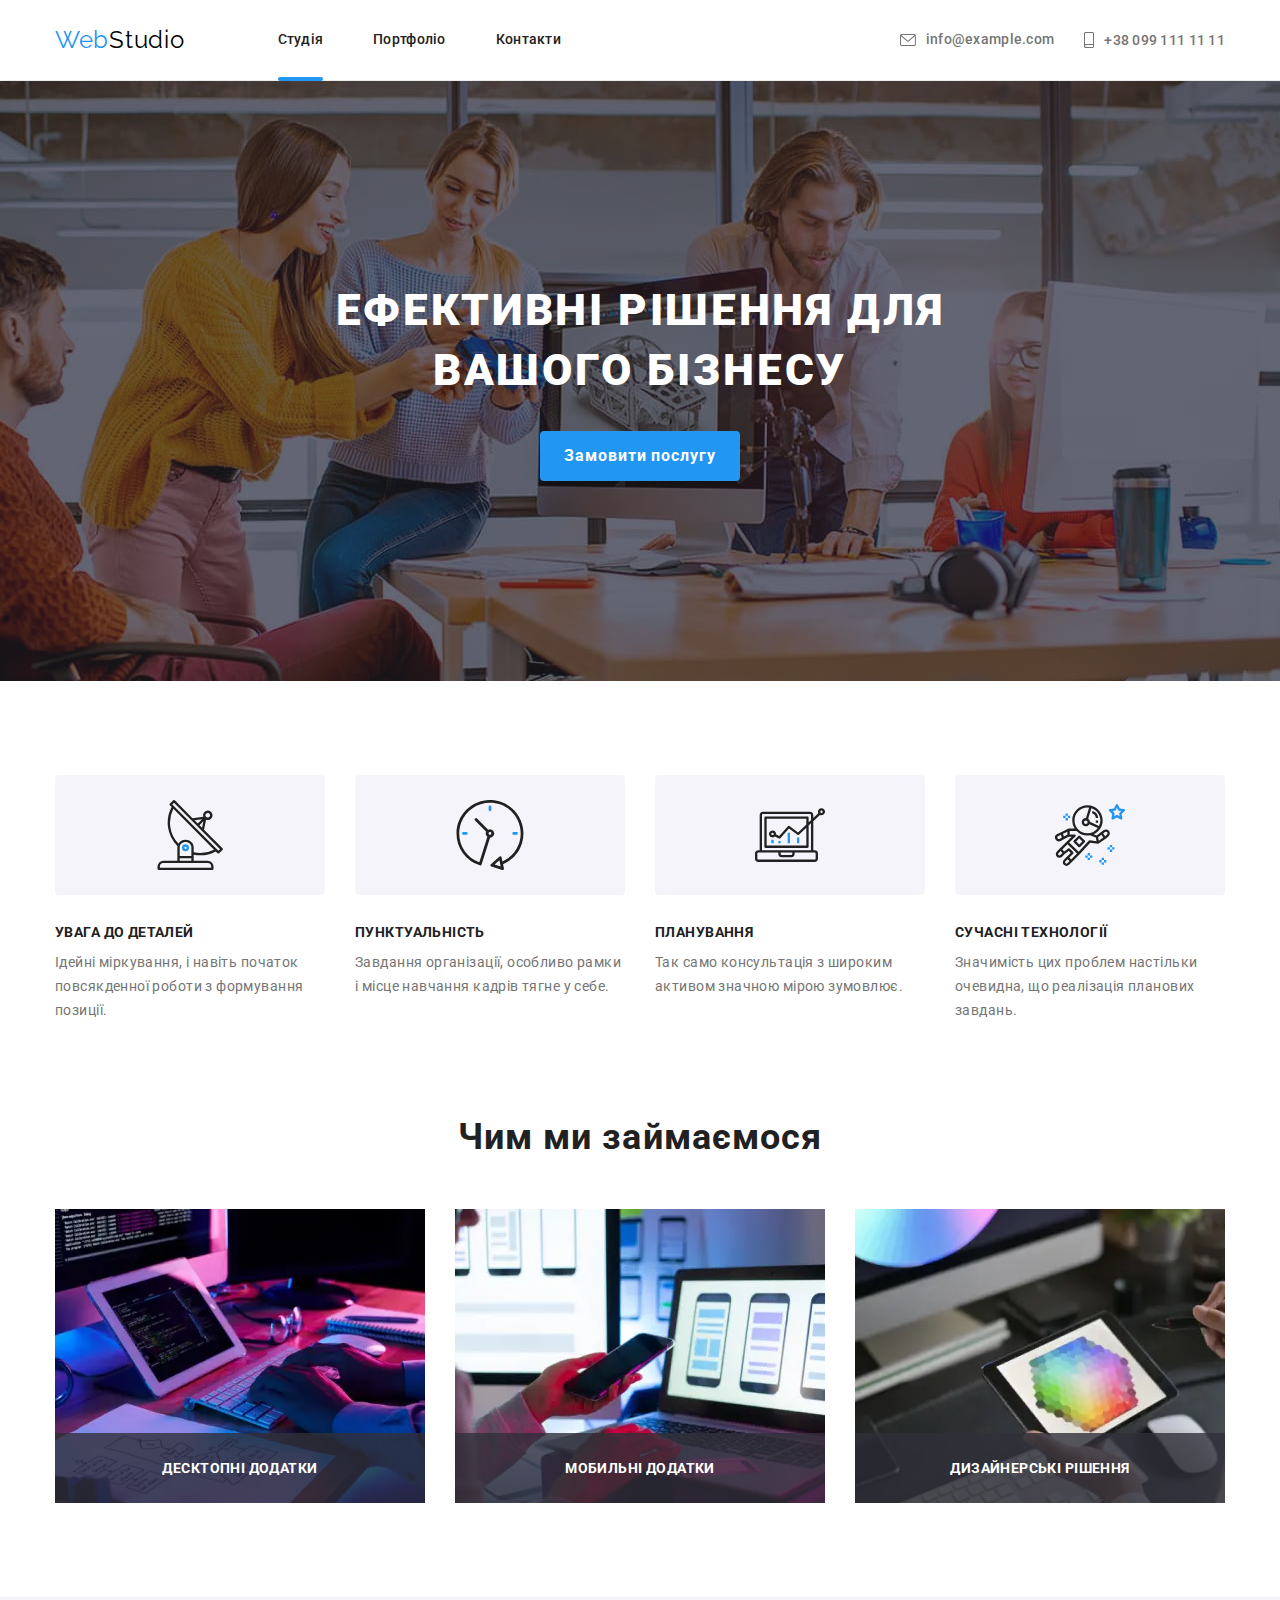
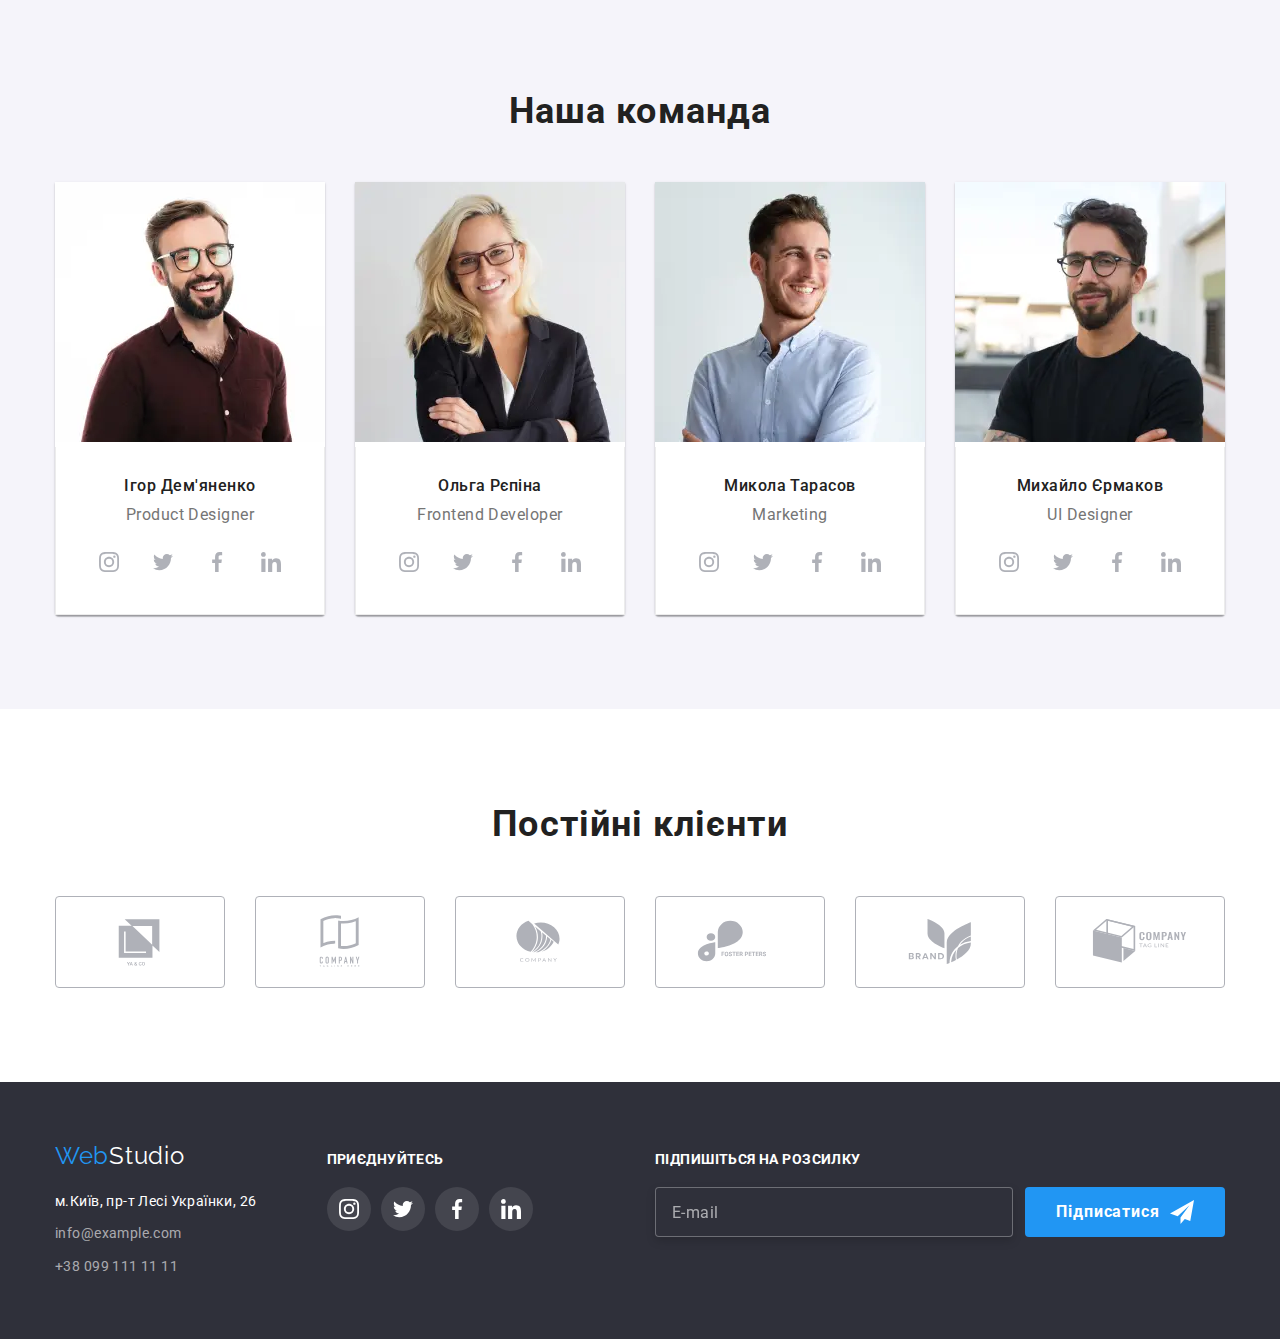
<file: index.html>
<!DOCTYPE html>
<html lang="en">

<head>
    <meta charset="UTF-8">
    <meta http-equiv="X-UA-Compatible" content="IE=edge">
    <meta name="viewport" content="width=device-width, initial-scale=1.0">
    <title>Document</title>
    <link
        href="https://fonts.googleapis.com/css2?family=Raleway:wght@700&family=Roboto:wght@400;500;700;900&display=swap"
        rel="stylesheet">
    <link rel="stylesheet"
        href="https://cdnjs.cloudflare.com/ajax/libs/modern-normalize/1.0.0/modern-normalize.min.css" />
    <!-- <link rel="stylesheet" href="./css/styles.css" /> -->
    <link rel="stylesheet" href="./css/main.min.css" />
    <meta name="viewport" content="width=device-width, initial-scale=1.0" />
</head>

<body>
    <!--Header-->
    <header class="header">
        <div class="container header-container">
            <a href="#" class="logo"><span class="logo__web">Web</span><span
                    class="logo__studio--black">Studio</span></a>
            <div class="navigatin-contact-container" data-menu>
                <nav class="navigatin-contact-container__nav-list">
                    <ul class="navigatin-contact-container__header-list">
                        <li class="header-list__item"><a class="navigation navigation__line" href="#">Студія</a></li>
                        <li class="header-list__item"><a class="navigation" href="portfolio.html">Портфоліо</a></li>
                        <li class="header-list__item"><a class="navigation" href="#">Контакти</a></li>
                    </ul>
                </nav>
                <ul class="navigatin-contact-container__contacts-menu">
                    <li>
                        <a class="contacts contacts-mail" href="mailto:info@example.com">
                            <svg class="icon-envelope">
                                <use href="./images/icons.svg#icon-envelope"></use>
                            </svg>
                            info@example.com</a>
                    </li>
                    <li><a class="contacts" href="tel:+380991111111">
                            <svg class="icon-smartphone">
                                <use href="./images/icons.svg#icon-smartphone"></use>
                            </svg>
                            +38 099 111 11 11</a></li>
                </ul>
                <ul class="navigatin-contact-container__social-links">
                    <li>
                        <a class="navigatin-contact-container__social-links__element">
                            Instagram
                        </a>
                    </li>
                    <li>
                        <a class="navigatin-contact-container__social-links__element">
                            Twitter
                        </a>
                    </li>
                    <li>
                        <a class="navigatin-contact-container__social-links__element">
                            Facebook
                        </a>
                    </li>
                    <li>
                        <a class="navigatin-contact-container__social-links__element">
                            LinkedIn
                        </a>
                    </li>
                </ul>

            </div>
            <button class="burger-menu-btn" data-menu-btn>
                <svg class="burger-menu-btn__icon">
                    <use class="burger-menu-btn__icon__burger" href="./icons/icons.svg#icon-burger-menu"></use>
                    <use class="burger-menu-btn__icon__cross" href="./icons/icons.svg#icon-btn-close"></use>
                </svg>
            </button>

        </div>
    </header>

    <!-- Main -->
    <main>
        <!--Section 1-->
        <section class="hero">
            <div class="container">
                <h1 class="hero__slogan">ЕФЕКТИВНІ РІШЕННЯ ДЛЯ <br>
                    ВАШОГО БІЗНЕСУ</h1>
                <button type="button" class="button-studio" data-modal-open>Замовити послугу</button>

                <!--Backdrop-->
                <div class="backdrop is-hidden" data-modal>
                    <div class="modal">
                        <button class="modal-close-btn" data-modal-close>
                            <svg class="icon-close-btn">
                                <use href="./icons/icons.svg#icon-btn-close"></use>
                            </svg>
                        </button>
                        <form>
                            <h2 class="modal-header">Залиште свої дані, ми вам перезвонимо</h2>
                            <label class="field">
                                <p class="modal-label">Им'я</p>
                                <div class="input-container">
                                    <input class="input" type="text" name="user" />
                                    <svg class="modal-icon" width="12" height="12">
                                        <use href="./icons/optimized_icon/icons2.svg#icon-user"></use>
                                    </svg>
                                </div>
                            </label>
                            <label class="field">
                                <p class="modal-label">Телефон</p>
                                <div class="input-container">
                                    <input class="input" type="tel" name="users_phone_number" />
                                    <svg class="modal-icon" width="13" height="13">
                                        <use href="./icons/optimized_icon/icons2.svg#icon-handset"></use>
                                    </svg>
                                </div>
                            </label>
                            <label class="field">
                                <p class="modal-label">Пошта</p>
                                <div class="input-container">
                                    <input class="input" type="email" name="users_email" />
                                    <svg class="modal-icon" width="15" height="12">
                                        <use href="./icons/optimized_icon/icons2.svg#icon-envelope-for-form"></use>
                                    </svg>
                                </div>
                            </label>
                            <label class="comment">
                                <p class="modal-label">Коментар</p>
                                <textarea name="comment" placeholder="Введите текст"></textarea>
                            </label>
                            <label class="checkbox">
                                <input class="visually-hidden" type="checkbox" name="policy"></input>
                                <svg class="checkbox-img" width="16" height="15">
                                    <use href="./icons/optimized_icon/icons2.svg#icon-checkmark"></use>
                                </svg>
                                <span class="accept">Погоджуюся з розсилкою та приймаю <a href="">Умови
                                        договору</a></span>
                            </label>
                            <button class="modal-button" type="submit">Відправити</button>
                        </form>
                    </div>
                </div>
        </section>

        <!--Section 2-->
        <!--Преимущества-->
        <section class="section">
            <div class="container">
                <ul class="container-pluses">
                    <li class="skill-card">
                        <div class="container-pluses__icons">
                            <svg class="icon-microscope" width="70" height="70">
                                <use href="./images/icons.svg#icon-microscope"></use>
                            </svg>
                        </div>
                        <h3 class="container-pluses__title">Увага до деталей</h3>
                        <p class="container-pluses__text">Ідейні міркування, і навіть початок повсякденної роботи з
                            формування позиції.
                        </p>
                    </li>
                    <li class="skill-card">
                        <div class="container-pluses__icons">
                            <svg class="icon-clock" width="70" height="70">
                                <use href="./images/icons.svg#icon-clock"></use>
                            </svg>
                        </div class="icons-gray-background">
                        <h3 class="container-pluses__title">Пунктуальність</h3>
                        <p class="container-pluses__text">Завдання організації, особливо рамки і місце навчання кадрів
                            тягне у себе.
                        </p>
                    </li>
                    <li class="skill-card">
                        <div class="container-pluses__icons">
                            <svg class="icon-diagram" width="70" height="70">
                                <use href="./images/icons.svg#icon-diagram"></use>
                            </svg>
                        </div>
                        <h3 class="container-pluses__title">Планування</h3>
                        <p class="container-pluses__text">Так само консультація з широким активом значною мірою
                            зумовлює.
                        </p>
                    </li>
                    <li class="skill-card">
                        <div class="container-pluses__icons">
                            <svg class="icon-astronaut" width="70" height="70">
                                <use href="./images/icons.svg#icon-astronaut"></use>
                            </svg>
                        </div>
                        <h3 class="container-pluses__title">Сучасні технології</h3>
                        <p class="container-pluses__text">Значимість цих проблем настільки очевидна, що реалізація
                            планових завдань.</p>
                    </li>
                </ul>
            </div>
        </section>

        <!--Section 3-->
        <!--Активности-->
        <section class="section activity-section">
            <div class="container">
                <h2 class="activity">Чим ми займаємося</h2>
                <ul class="container-activity">
                    <!-- Фото процесса 1 -->
                    <li class="activity__cards">
                        <picture>
                            <source
                                srcset="./images/activity/card_1/act_card1_desktop_x1.webp 1x, ./images/activity/card_1/act_card1_desktop_x2.webp 2x"
                                type="image/webp" />
                            <source
                                srcset="./images/activity/card_1/act_card1_desktop_x1.jpg 1x, ./images/activity/card_1/act_card1_desktop_x2.jpg 2x" />
                            <img class="image-card__img" src='./images/what-we-do/what-we-do_card1_x1.jpg'
                                alt="Руки на клавиатуре" />
                        </picture>
                        <!-- <img src="images/box1.jpg" alt="руки на клавиатуре" width="370" /> -->
                        <div class="activity__label-wrapper">
                            <p class="activity__label">Десктопні додатки</p>
                        </div>
                    </li>
                    <!-- Фото процесса 2 -->
                    <li class="activity__cards">
                        <picture>
                            <source
                                srcset="./images/activity/card_2/act_card2_desktop_x1.webp 1x, ./images/activity/card_2/act_card2_desktop_x2.webp 2x"
                                type="image/webp" />
                            <source
                                srcset="./images/activity/card_2/act_card2_desktop_x1.jpg 1x, ./images/activity/card_2/act_card2_desktop_x2.jpg 2x" />
                            <img class="image-card__img" src='./images/what-we-do/what-we-do_card1_x1.jpg'
                                alt="В руках телефон" />
                        </picture>
                        <!-- <img src="images/box2.jpg" alt="в руках телефон" width="370" /> -->
                        <div class="activity__label-wrapper">
                            <p class="activity__label">Мобильні додатки</p>
                        </div>
                    </li>
                    <!-- Фото процесса 3 -->
                    <li class="activity__cards">
                        <picture>
                            <source
                                srcset="./images/activity/card_3/act_card3_desktop_x1.webp 1x, ./images/activity/card_3/act_card3_desktop_x2.webp 2x"
                                type="image/webp" />
                            <source
                                srcset="./images/activity/card_3/act_card3_desktop_x1.jpg 1x, ./images/activity/card_3/act_card3_desktop_x2.jpg 2x" />
                            <img class="image-card__img" src='./images/what-we-do/what-we-do_card1_x1.jpg'
                                alt="В руках листок" />
                        </picture>
                        <!-- <img src="images/box3.jpg" alt="в руках листок" width="370" /> -->
                        <div class="activity__label-wrapper">
                            <p class="activity__label">Дизайнерські рішення</p>
                        </div>
                    </li>
                </ul>
            </div>
        </section>

        <!--Section 4-->
        <!-- Team-->
        <section class="section team-section">
            <div class="container">
                <h2 class="team-section__header">Наша команда</h2>
                <ul class="container-team">
                    <!-- Фото Игоря Демьяненко -->
                    <li class="card">
                        <!-- <img src="images/img4.jpg" alt="Игорь Демьяненко Product Designer" /> -->
                        <picture>
                            <source srcset="./images/team/ihor/ihor_desktop_x1.webp 1x, ./images/team/ihor/ihor_desktop_x2.webp 2x" media="(min-width: 1200px)" type="image/webp"/>
                            <source srcset="./images/team/ihor/ihor_desktop_x1.jpg 1x, ./images/team/ihor/ihor_desktop_x2.jpg 2x" media="(min-width: 1200px)"/>
                            <source srcset="./images/team/ihor/ihor_tablet_x1.webp 1x, ./images/team/ihor/ihor_tablet_x2.webp 2x" media="(min-width: 768px)" type="image/webp"/>
                            <source srcset="./images/team/ihor/ihor_tablet_x1.jpg 1x, ./images/team/ihor/ihor_tablet_x2.jpg 2x" media="(min-width: 768px)"/>
                            <source srcset="./images/team/ihor/ihor_mobile_x1.webp 1x, ./images/team/ihor/ihor_mobile_x2.webp 2x" media="(min-width: 320px)" type="image/webp"/>
                            <source srcset="./images/team/ihor/ihor_mobile_x1.jpg 1x, ./images/team/ihor/ihor_mobile_x2.jpg 2x" media="(min-width: 320px)"/>
                            <img class="" src='./images/team/ihor/ihor_mobile_x1.jpg' alt="Игорь Дем'яненко"  />
                        </picture>
                        <div class="card__borders">
                            <h3 class="card__member">Ігор Дем'яненко</h3>
                            <p class="card__position">Product Designer</p>
                            <ul class="social-links-container">
                                <li>
                                    <a class="social-links-container__element" href="">
                                        <svg class="icon-instagram social-links-container__pictures" width="20"
                                            height="20">
                                            <use href="./images/icons.svg#icon-instagram"></use>
                                        </svg>
                                    </a>
                                </li>
                                <li>
                                    <a class="social-links-container__element" href="">
                                        <svg class="icon-twitter social-links-container__pictures" width="20"
                                            height="20">
                                            <use href="./images/icons.svg#icon-twitter"></use>
                                        </svg>
                                    </a>
                                </li>
                                <li>
                                    <a class="social-links-container__element" href="">
                                        <svg class="icon-facebook social-links-container__pictures" width="20"
                                            height="20">
                                            <use href="./images/icons.svg#icon-facebook"></use>
                                        </svg>
                                    </a>
                                </li>
                                <li>
                                    <a class="social-links-container__element" href="">
                                        <svg class="icon-linkedin social-links-container__pictures" width="20"
                                            height="20">
                                            <use href="./images/icons.svg#icon-linkedin"></use>
                                        </svg>
                                    </a>
                                </li>
                            </ul>
                        </div>
                    </li>
                    <!-- Фото Ольги Репиной -->
                    <li class="card">
                        <!-- <img src="images/Olga.jpg" alt="Ольга Репина Frontend Developer" /> -->
                        <picture>
                            <source srcset="./images/team/olga/olga_desktop_x1.webp 1x, ./images/team/olga/olga_desktop_x2.webp 2x" media="(min-width: 1200px)" type="image/webp"/>
                            <source srcset="./images/team/olga/olga_desktop_x1.jpg 1x, ./images/team/olga/olga_desktop_x2.jpg 2x" media="(min-width: 1200px)"/>
                            <source srcset="./images/team/olga/olga_tablet_x1.webp 1x, ./images/team/olga/olga_tablet_x2.webp 2x" media="(min-width: 768px)" type="image/webp"/>
                            <source srcset="./images/team/olga/olga_tablet_x1.jpg 1x, ./images/team/olga/olga_tablet_x2.jpg 2x" media="(min-width: 768px)"/>
                            <source srcset="./images/team/olga/olga_mobile_x1.webp 1x, ./images/team/olga/olga_mobile_x2.webp 2x" media="(min-width: 320px)" type="image/webp"/>
                            <source srcset="./images/team/olga/olga_mobile_x1.jpg 1x, ./images/team/olga/olga_mobile_x2.jpg 2x" media="(min-width: 320px)"/>
                            <img class="" src='./images/team/olga/olga_mobile_x1.jpg' alt="Ольга Рєпіна"  />
                        </picture>
                        <div class="card__borders">
                            <h3 class="card__member">Ольга Рєпіна</h3>
                            <p class="card__position">Frontend Developer</p>
                            <ul class="social-links-container">
                                <li>
                                    <a class="social-links-container__element" href="">
                                        <svg class="icon-instagram social-links-container__pictures" width="20"
                                            height="20">
                                            <use href="./images/icons.svg#icon-instagram"></use>
                                        </svg>
                                    </a>
                                </li>
                                <li>
                                    <a class="social-links-container__element" href="">
                                        <svg class="icon-twitter social-links-container__pictures" width="20"
                                            height="20">
                                            <use href="./images/icons.svg#icon-twitter"></use>
                                        </svg>
                                    </a>
                                </li>
                                <li>
                                    <a class="social-links-container__element" href="">
                                        <svg class="icon-facebook social-links-container__pictures" width="20"
                                            height="20">
                                            <use href="./images/icons.svg#icon-facebook"></use>
                                        </svg>
                                    </a>
                                </li>
                                <li>
                                    <a class="social-links-container__element" href="">
                                        <svg class="icon-linkedin social-links-container__pictures" width="20"
                                            height="20">
                                            <use href="./images/icons.svg#icon-linkedin"></use>
                                        </svg>
                                    </a>
                                </li>
                            </ul>
                        </div>
                    </li>
                    <!-- Фото Николая Тарасова -->
                    <li class="card">
                        <picture>
                            <source srcset="./images/team/mykola/mykola_desktop_x1.webp 1x, ./images/team/mykola/mykola_desktop_x2.webp 2x" media="(min-width: 1200px)" type="image/webp"/>
                            <source srcset="./images/team/mykola/mykola_desktop_x1.jpg 1x, ./images/team/mykola/mykola_desktop_x2.jpg 2x" media="(min-width: 1200px)"/>
                            <source srcset="./images/team/mykola/mykola_tablet_x1.webp 1x, ./images/team/mykola/mykola_tablet_x2.webp 2x" media="(min-width: 768px)" type="image/webp"/>
                            <source srcset="./images/team/mykola/mykola_tablet_x1.jpg 1x, ./images/team/mykola/mykola_tablet_x2.jpg 2x" media="(min-width: 768px)"/>
                            <source srcset="./images/team/mykola/mykola_mobile_x1.webp 1x, ./images/team/mykola/mykola_mobile_x2.webp 2x" media="(min-width: 320px)" type="image/webp"/>
                            <source srcset="./images/team/mykola/mykola_mobile_x1.jpg 1x, ./images/team/mykola/mykola_mobile_x2.jpg 2x" media="(min-width: 320px)"/>
                            <img class="" src='./images/team/mykola/mykola_mobile_x1.jpg' alt="Микола Тарасов"  />
                        </picture>
                        <!-- <img src="images/img2.jpg" alt="Николай Тарасов Marketing" /> -->
                        <div class="card__borders">
                            <h3 class="card__member">Микола Тарасов </h3>
                            <p class="card__position">Marketing</p>
                            <ul class="social-links-container">
                                <li>
                                    <a class="social-links-container__element" href="">
                                        <svg class="icon-instagram social-links-container__pictures" width="20"
                                            height="20">
                                            <use href="./images/icons.svg#icon-instagram"></use>
                                        </svg>
                                    </a>
                                </li>
                                <li>
                                    <a class="social-links-container__element" href="">
                                        <svg class="icon-twitter social-links-container__pictures" width="20"
                                            height="20">
                                            <use href="./images/icons.svg#icon-twitter"></use>
                                        </svg>
                                    </a>
                                </li>
                                <li>
                                    <a class="social-links-container__element" href="">
                                        <svg class="icon-facebook social-links-container__pictures" width="20"
                                            height="20">
                                            <use href="./images/icons.svg#icon-facebook"></use>
                                        </svg>
                                    </a>
                                </li>
                                <li>
                                    <a class="social-links-container__element" href="">
                                        <svg class="icon-linkedin social-links-container__pictures" width="20"
                                            height="20">
                                            <use href="./images/icons.svg#icon-linkedin"></use>
                                        </svg>
                                    </a>
                                </li>
                            </ul>
                        </div>
                    </li>
                    <!-- Фото Михаила Ермакова -->
                    <li class="card">
                        <picture>
                            <source srcset="./images/team/mykhaylo/mykhaylo_desktop_x1.webp 1x, ./images/team/mykhaylo/mykhaylo_desktop_x2.webp 2x" media="(min-width: 1200px)" type="image/webp"/>
                            <source srcset="./images/team/mykhaylo/mykhaylo_desktop_x1.jpg 1x, ./images/team/mykhaylo/mykhaylo_desktop_x2.jpg 2x" media="(min-width: 1200px)"/>
                            <source srcset="./images/team/mykhaylo/mykhaylo_tablet_x1.webp 1x, ./images/team/mykhaylo/mykhaylo_tablet_x2.webp 2x" media="(min-width: 768px)" type="image/webp"/>
                            <source srcset="./images/team/mykhaylo/mykhaylo_tablet_x1.jpg 1x, ./images/team/mykhaylo/mykhaylo_tablet_x2.jpg 2x" media="(min-width: 768px)"/>
                            <source srcset="./images/team/mykhaylo/mykhaylo_mobile_x1.webp 1x, ./images/team/mykhaylo/mykhaylo_mobile_x2.webp 2x" media="(min-width: 320px)" type="image/webp"/>
                            <source srcset="./images/team/mykhaylo/mykhaylo_mobile_x1.jpg 1x, ./images/team/mykhaylo/mykhaylo_mobile_x2.jpg 2x" media="(min-width: 320px)"/>
                            <img class="" src='./images/team/mykhaylo/mykhaylo_mobile_x1.jpg' alt="Михайло Єрмаков"  />
                        </picture>
                        <!-- <img src="images/img1.jpg" alt="Михаил Ермаков UI Designer" /> -->
                        <div class="card__borders">
                            <h3 class="card__member">Михайло Єрмаков</h3>
                            <p class="card__position">UI Designer</p>
                            <ul class="social-links-container">
                                <li>
                                    <a class="social-links-container__element" href="">
                                        <svg class="icon-instagram social-links-container__pictures" width="20"
                                            height="20">
                                            <use href="./images/icons.svg#icon-instagram"></use>
                                        </svg>
                                    </a>
                                </li>
                                <li>
                                    <a class="social-links-container__element" href="">
                                        <svg class="icon-twitter social-links-container__pictures" width="20"
                                            height="20">
                                            <use href="./images/icons.svg#icon-twitter"></use>
                                        </svg>
                                    </a>
                                </li>
                                <li>
                                    <a class="social-links-container__element" href="">
                                        <svg class="icon-facebook social-links-container__pictures" width="20"
                                            height="20">
                                            <use href="./images/icons.svg#icon-facebook"></use>
                                        </svg>
                                    </a>
                                </li>
                                <li>
                                    <a class="social-links-container__element" href="">
                                        <svg class="icon-linkedin social-links-container__pictures" width="20"
                                            height="20">
                                            <use href="./images/icons.svg#icon-linkedin"></use>
                                        </svg>
                                    </a>
                                </li>
                            </ul>
                        </div>
        </section>
        <!--Section 4-->
        <!-- Clients-->
        <section class="section">
            <div class="container">
                <h2 class="clients">Постійні клієнти</h2>
                <div class="clients-icons">
                    <ul class="clients-container">
                        <li>
                            <a class="clients-container__element" href="">
                                <svg class="icon-company1 clients-container__logo" width="106" height="60">
                                    <use href="./images/icons.svg#icon-company1"></use>
                                </svg>
                            </a>
                        </li>
                        <li>
                            <a class="clients-container__element" href="">
                                <svg class="icon-company2 clients-container__logo" width="106" height="60">
                                    <use href="./images/icons.svg#icon-company2"></use>
                                </svg>
                            </a>
                        </li>
                        <li>
                            <a class="clients-container__element" href="">
                                <svg class="icon-company3 clients-container__logo" width="106" height="60">
                                    <use href="./images/icons.svg#icon-company3"></use>
                                </svg>
                            </a>
                        </li>
                        <li>
                            <a class="clients-container__element" href="">
                                <svg class="icon-company4 clients-container__logo" width="106" height="60">
                                    <use href="./images/icons.svg#icon-company4"></use>
                                </svg>
                            </a>
                        </li>
                        <li>
                            <a class="clients-container__element" href="">
                                <svg class="icon-company5 clients-container__logo" width="106" height="60">
                                    <use href="./images/icons.svg#icon-company5"></use>
                                </svg>
                            </a>
                        </li>
                        <li>
                            <a class="clients-container__element" href="">
                                <svg class="icon-company6 clients-container__logo" width="106" height="60">
                                    <use href="./images/icons.svg#icon-company6"></use>
                                </svg>
                            </a>
                        </li>
                    </ul>
                </div>
            </div>
        </section>
    </main>

    <!-- Footer -->
    <footer>
        <div class="container">
            <div class="footer">
                <div class="footer-flex-wrapper">
                <div class="footer__logo-container">
                    <a href="#" class="logo"><span class="logo__web">Web</span><span
                            class="logo__studio--white">Studio</span></a>
                    <address class="footer__address">
                        <p class="footer__address__text">м.Київ, пр-т Лесі Українки, 26</p>
                        <a href="mailto:info@example.com" class="footer__address__link">info@example.com</a>
                        <a href="tel:+380991111111" class="footer__address__link">+38 099 111 11 11</a>
                    </address>
                </div>
                <div class="ours-socialnetworks">
                    <p>Приєднуйтесь</p>
                    <ul class="ours-socialnetworks__container">
                        <li>
                            <a class="ours-socialnetworks__element" href="">
                                <svg class="ours-socialnetworks__icon" width="20" height="20">
                                    <use href="./images/icons.svg#icon-instagram"></use>
                                </svg>
                            </a>
                        </li>
                        <li>
                            <a class="ours-socialnetworks__element" href="">
                                <svg class="ours-socialnetworks__icon" width="20" height="20">
                                    <use href="./images/icons.svg#icon-twitter"></use>
                                </svg>
                            </a>
                        </li>
                        <li>
                            <a class="ours-socialnetworks__element" href="">
                                <svg class="ours-socialnetworks__icon" width="20" height="20">
                                    <use href="./images/icons.svg#icon-facebook"></use>
                                </svg>
                            </a>
                        </li>
                        <li>
                            <a class="ours-socialnetworks__element" href="">
                                <svg class="ours-socialnetworks__icon" width="20" height="20">
                                    <use href="./images/icons.svg#icon-linkedin"></use>
                                </svg>
                            </a>
                        </li>
                    </ul>
                </div>
            </div>
                <form class="subscribe-form">
                    <div class="subscribe-form__container">
                        <label for="email_input" class="subscribe-form__label"> ПІДПИШІТЬСЯ НА РОЗСИЛКУ </label>
                        <input class="subscribe-form__input" id="email_input" type="email" name="write-mail"
                            placeholder="E-mail" />
                    </div>
                    <button class="subscribe-form__submit" type="submit">Підписатися
                        <svg class="subscribe-form__submit__icon">
                            <use href="./icons/optimized_icon/icons2.svg#icon-send"></use>
                        </svg>
                    </button>
                </form>
            </div>
        </div>
    </footer>

    <script src="./js/modal.js"></script>
    <script src="./js/burger.js"></script>

</body>

</html>
</file>
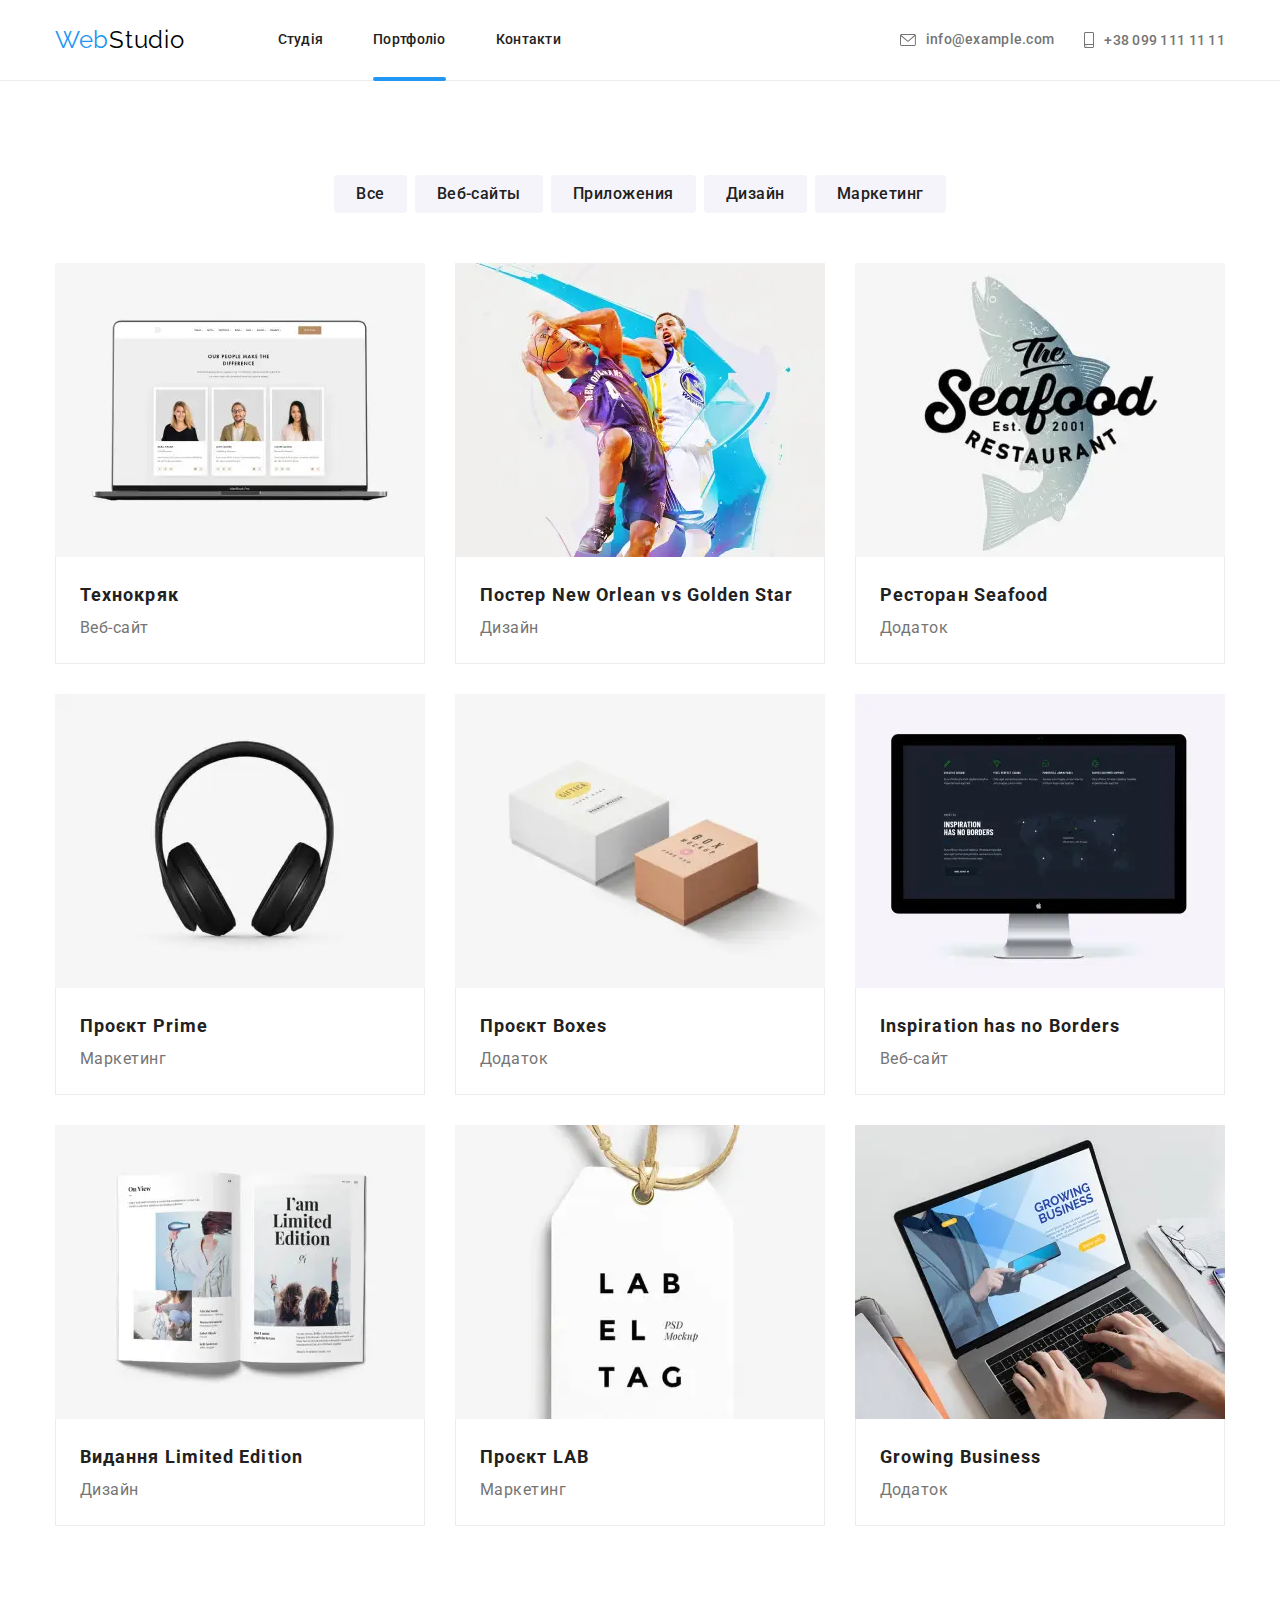
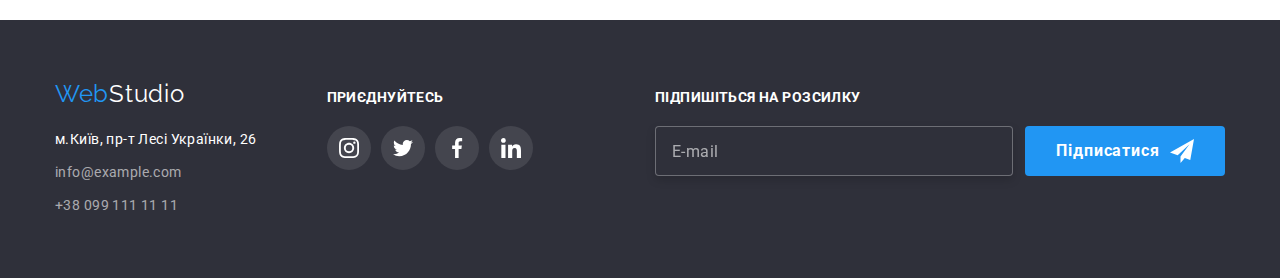
<file: portfolio.html>
<!DOCTYPE html>
<html lang="ru">

<head>
    <meta charset="UTF-8">
    <meta http-equiv="X-UA-Compatible" content="IE=edge">
    <meta name="viewport" content="width=device-width, initial-scale=1.0">
    <title>Document1</title>
    <link
        href="https://fonts.googleapis.com/css2?family=Raleway:wght@700&family=Roboto:wght@400;500;700;900&display=swap"
        rel="stylesheet">
    <link rel="stylesheet"
        href="https://cdnjs.cloudflare.com/ajax/libs/modern-normalize/1.0.0/modern-normalize.min.css" />
    <!-- <link rel="stylesheet" href="./css/styles.css" /> -->
    <link rel="stylesheet" href="./css/main.min.css" />
    <meta name="viewport" content="width=device-width, initial-scale=1.0" />
</head>

<body>
    <!--Header-->
    <header class="header">
        <div class="container header-container">
            <a href="#" class="logo"><span class="logo__web">Web</span><span
                    class="logo__studio--black">Studio</span></a>
            <div class="navigatin-contact-container" data-menu>
                <nav class="navigatin-contact-container__nav-list">
                    <ul class="navigatin-contact-container__header-list">
                        <li class="header-list__item"><a class="navigation" href="index.html">Студія</a></li>
                        <li class="header-list__item"><a class="navigation navigation__line" href="#">Портфоліо</a></li>
                        <li class="header-list__item"><a class="navigation" href="#">Контакти</a></li>
                    </ul>
                </nav>
                <ul class="navigatin-contact-container__contacts-menu">
                    <li>
                        <a class="contacts contacts-mail" href="mailto:info@example.com">
                            <svg class="icon-envelope">
                                <use href="./images/icons.svg#icon-envelope"></use>
                            </svg>
                            info@example.com</a>
                    </li>
                    <li><a class="contacts" href="tel:+380991111111">
                            <svg class="icon-smartphone">
                                <use href="./images/icons.svg#icon-smartphone"></use>
                            </svg>
                            +38 099 111 11 11</a></li>
                </ul>
                <ul class="navigatin-contact-container__social-links">
                    <li>
                        <a class="navigatin-contact-container__social-links__element">
                            Instagram
                        </a>
                    </li>
                    <li>
                        <a class="navigatin-contact-container__social-links__element">
                            Twitter
                        </a>
                    </li>
                    <li>
                        <a class="navigatin-contact-container__social-links__element">
                            Facebook
                        </a>
                    </li>
                    <li>
                        <a class="navigatin-contact-container__social-links__element">
                            LinkedIn
                        </a>
                    </li>
                </ul>

            </div>
            <button class="burger-menu-btn"
                data-menu-btn>
                <svg class="burger-menu-btn__icon">
                    <use class="burger-menu-btn__icon__burger" href="./icons/icons.svg#icon-burger-menu"></use>
                    <use class="burger-menu-btn__icon__cross" href="./icons/icons.svg#icon-btn-close"></use>
                </svg>
            </button>
            
        </div>
    </header>
    <!--Main-->
    <main>
        <!--Section 1-->
        <section class="section">
            <div class="container">
                <h1 class="visually-hidden">Фильтры</h1>
                <ul class="portfolio-filters">
                    <li><button type="button" class="buttons">Все</button></li>
                    <li><button type="button" class="buttons">Веб-сайты</button></li>
                    <li><button type="button" class="buttons">Приложения</button></li>
                    <li><button type="button" class="buttons">Дизайн</button></li>
                    <li><button type="button" class="buttons">Маркетинг</button></li>
                </ul>
                <ul class="block-projects">

                    <!-- Фото технокряка -->
                    <li class="portfolio-card">
                        <a href="">
                            <div class="img-wrapper">
                                <!-- <img src="./images/project1.jpg" alt="Технокряк Веб-сайт" width="370" /> -->
                                <div class="overlay">
                                    <p class="overlay-text">Ресурс пропонує комплексні пропозиції з різним рівнем функціоналу та сервісів.
                                        Все це дозволить відвідувачу отримати вичерпні відомості про компанію чи приватну особу.
                                    </p>
                                </div>
                                <picture>
                                    <source srcset="./images/portfolio/card_1/pf_card1_desktop_x1.webp 1x, ./images/portfolio/card_1/pf_card1_desktop_x2.webp 2x" media="(min-width: 1200px)" type="image/webp"/>
                                    <source srcset="./images/portfolio/card_1/pf_card1_desktop_x1.jpg 1x, ./images/portfolio/card_1/pf_card1_desktop_x2.jpg 2x" media="(min-width: 1200px)"/>
                                    <source srcset="./images/portfolio/card_1/pf_card1_tablet_x1.webp 1x, ./images/portfolio/card_1/pf_card1_tablet_x2.webp 2x" media="(min-width: 768px)" type="image/webp"/>
                                    <source srcset="./images/portfolio/card_1/pf_card1_tablet_x1.jpg 1x, ./images/portfolio/card_1/pf_card1_tablet_x2.jpg 2x" media="(min-width: 768px)"/>
                                    <source srcset="./images/portfolio/card_1/pf_card1_mobile_x1.webp 1x, ./images/portfolio/card_1/pf_card1_mobile_x2.webp 2x" media="(min-width: 320px)" type="image/webp"/>
                                    <source srcset="./images/portfolio/card_1/pf_card1_mobile_x1.jpg 1x, ./images/portfolio/card_1/pf_card1_mobile_x2.jpg 2x" media="(min-width: 320px)"/>
                                    <img class="portfolio-card" src='./images/portfolio/card_1/pf_card1_mobile_x2.jpg' alt="Ноутбук с открытым сайтом Технокряк"  />
                                </picture>
                            </div>
                            <div class="borders card-info">
                                <h2 class="projects">Технокряк</h2>
                                <p class="product">Веб-сайт</p>
                            </div>
                        </a>
                    </li>

                    <!-- Фото лого постера -->
                    <li class="portfolio-card">
                        <a href="">
                            <div class="img-wrapper">
                                <!-- <img src="./images/project2.jpg" alt="Постер New Orlean vs Golden Star Дизайн"
                                    width="370" /> -->
                                <div class="overlay">
                                    <p class="overlay-text">Ресурс пропонує комплексні пропозиції з різним рівнем функціоналу та сервісів.
                                        Все це дозволить відвідувачу отримати вичерпні відомості про компанію чи приватну особу.
                                    </p>
                                </div>
                                <picture>
                                    <source srcset="./images/portfolio/card_2/pf_card2_desktop_x1.webp 1x, ./images/portfolio/card_2/pf_card2_desktop_x2.webp 2x" media="(min-width: 1200px)" type="image/webp"/>
                                    <source srcset="./images/portfolio/card_2/pf_card2_desktop_x1.jpg 1x, ./images/portfolio/card_2/pf_card2_desktop_x2.jpg 2x" media="(min-width: 1200px)"/>
                                    <source srcset="./images/portfolio/card_2/pf_card2_tablet_x1.webp 1x, ./images/portfolio/card_2/pf_card2_tablet_x2.webp 2x" media="(min-width: 768px)" type="image/webp"/>
                                    <source srcset="./images/portfolio/card_2/pf_card2_tablet_x1.jpg 1x, ./images/portfolio/card_2/pf_card2_tablet_x2.jpg 2x" media="(min-width: 768px)"/>
                                    <source srcset="./images/portfolio/card_2/pf_card2_mobile_x1.webp 1x, ./images/portfolio/card_2/pf_card2_mobile_x2.webp 2x" media="(min-width: 320px)" type="image/webp"/>
                                    <source srcset="./images/portfolio/card_2/pf_card2_mobile_x1.jpg 1x, ./images/portfolio/card_2/pf_card2_mobile_x2.jpg 2x" media="(min-width: 320px)"/>
                                    <img class="portfolio-card" src='./images/portfolio/card_2/pf_card2_mobile_x2.jpg' alt="Постер с баскетболистами"  />
                                </picture>
                            </div>
                            <div class="borders card-info">
                                <h2 class="projects">Постер New Orlean vs Golden Star</h2>
                                <p class="product">Дизайн</p>
                            </div>
                        </a>
                    </li>

                    <!-- Фото лого ресторана -->
                    <li class="portfolio-card">
                        <a href="">
                            <div class="img-wrapper">
                                <!-- <img src="./images/project3.jpg" alt="Ресторан Seafood Приложение" width="370" /> -->
                                <div class="overlay">
                                    <p class="overlay-text">Ресурс пропонує комплексні пропозиції з різним рівнем функціоналу та сервісів.
                                        Все це дозволить відвідувачу отримати вичерпні відомості про компанію чи приватну особу.
                                    </p>
                                </div>
                                <picture>
                                    <source srcset="./images/portfolio/card_3/pf_card3_desktop_x1.webp 1x, ./images/portfolio/card_3/pf_card3_desktop_x2.webp 2x" media="(min-width: 1200px)" type="image/webp"/>
                                    <source srcset="./images/portfolio/card_3/pf_card3_desktop_x1.jpg 1x, ./images/portfolio/card_3/pf_card3_desktop_x2.jpg 2x" media="(min-width: 1200px)"/>
                                    <source srcset="./images/portfolio/card_3/pf_card3_tablet_x1.webp 1x, ./images/portfolio/card_3/pf_card3_tablet_x2.webp 2x" media="(min-width: 768px)" type="image/webp"/>
                                    <source srcset="./images/portfolio/card_3/pf_card3_tablet_x1.jpg 1x, ./images/portfolio/card_3/pf_card3_tablet_x2.jpg 2x" media="(min-width: 768px)"/>
                                    <source srcset="./images/portfolio/card_3/pf_card3_mobile_x1.webp 1x, ./images/portfolio/card_3/pf_card3_mobile_x2.webp 2x" media="(min-width: 320px)" type="image/webp"/>
                                    <source srcset="./images/portfolio/card_3/pf_card3_mobile_x1.jpg 1x, ./images/portfolio/card_3/pf_card3_mobile_x2.jpg 2x" media="(min-width: 320px)"/>
                                    <img class="portfolio-card" src='./images/portfolio/card_3/pf_card3_mobile_x2.jpg' alt="Постер с баскетболистами"  />
                                </picture>
                            </div>
                            <div class="borders card-info">
                                <h2 class="projects">Ресторан Seafood</h2>
                                <p class="product">Додаток</p>
                            </div>
                        </a>
                    </li>

                    <!-- Фото наушников -->
                    <li class="portfolio-card">
                        <a href="">
                            <div class="img-wrapper">
                                <!-- <img src="./images/project4.jpg" alt="Проект Prime Маркетинг Наушники" width="370" /> -->
                                <div class="overlay">
                                    <p class="overlay-text">Ресурс пропонує комплексні пропозиції з різним рівнем функціоналу та сервісів.
                                        Все це дозволить відвідувачу отримати вичерпні відомості про компанію чи приватну особу.
                                    </p>
                                </div>
                                <picture>
                                    <source srcset="./images/portfolio/card_4/pf_card4_desktop_x1.webp 1x, ./images/portfolio/card_4/pf_card4_desktop_x2.webp 2x" media="(min-width: 1200px)" type="image/webp"/>
                                    <source srcset="./images/portfolio/card_4/pf_card4_desktop_x1.jpg 1x, ./images/portfolio/card_4/pf_card4_desktop_x2.jpg 2x" media="(min-width: 1200px)"/>
                                    <source srcset="./images/portfolio/card_4/pf_card4_tablet_x1.webp 1x, ./images/portfolio/card_4/pf_card4_tablet_x2.webp 2x" media="(min-width: 768px)" type="image/webp"/>
                                    <source srcset="./images/portfolio/card_4/pf_card4_tablet_x1.jpg 1x, ./images/portfolio/card_4/pf_card4_tablet_x2.jpg 2x" media="(min-width: 768px)"/>
                                    <source srcset="./images/portfolio/card_4/pf_card4_mobile_x1.webp 1x, ./images/portfolio/card_4/pf_card4_mobile_x2.webp 2x" media="(min-width: 320px)" type="image/webp"/>
                                    <source srcset="./images/portfolio/card_4/pf_card4_mobile_x1.jpg 1x, ./images/portfolio/card_4/pf_card4_mobile_x2.jpg 2x" media="(min-width: 320px)"/>
                                    <img class="portfolio-card" src='./images/portfolio/card_4/pf_card4_mobile_x2.jpg' alt="Наушники"  />
                                </picture>
                            </div>
                            <div class="borders card-info">
                                <h2 class="projects">Проєкт Prime</h2>
                                <p class="product">Маркетинг</p>
                            </div>
                        </a>
                    </li>

                    <!-- Фото коробок -->
                    <li class="portfolio-card">
                        <a href="">
                            <div class="img-wrapper">
                                <!-- <img src="./images/project5.jpg" alt="Проект Boxes Приложение Коробки" width="370" /> -->
                                <div class="overlay">
                                    <p class="overlay-text">Ресурс пропонує комплексні пропозиції з різним рівнем функціоналу та сервісів.
                                        Все це дозволить відвідувачу отримати вичерпні відомості про компанію чи приватну особу.
                                    </p>
                                </div>
                                <picture>
                                    <source srcset="./images/portfolio/card_5/pf_card5_desktop_x1.webp 1x, ./images/portfolio/card_5/pf_card5_desktop_x2.webp 2x" media="(min-width: 1200px)" type="image/webp"/>
                                    <source srcset="./images/portfolio/card_5/pf_card5_desktop_x1.jpg 1x, ./images/portfolio/card_5/pf_card5_desktop_x2.jpg 2x" media="(min-width: 1200px)"/>
                                    <source srcset="./images/portfolio/card_5/pf_card5_tablet_x1.webp 1x, ./images/portfolio/card_5/pf_card5_tablet_x2.webp 2x" media="(min-width: 768px)" type="image/webp"/>
                                    <source srcset="./images/portfolio/card_5/pf_card5_tablet_x1.jpg 1x, ./images/portfolio/card_5/pf_card5_tablet_x2.jpg 2x" media="(min-width: 768px)"/>
                                    <source srcset="./images/portfolio/card_5/pf_card5_mobile_x1.webp 1x, ./images/portfolio/card_5/pf_card5_mobile_x2.webp 2x" media="(min-width: 320px)" type="image/webp"/>
                                    <source srcset="./images/portfolio/card_5/pf_card5_mobile_x1.jpg 1x, ./images/portfolio/card_5/pf_card5_mobile_x2.jpg 2x" media="(min-width: 320px)"/>
                                    <img class="portfolio-card" src='./images/portfolio/card_5/pf_card5_mobile_x2.jpg' alt="Коробки"  />
                                </picture>
                            </div>
                            <div class="borders card-info">
                                <h2 class="projects">Проєкт Boxes</h2>
                                <p class="product">Додаток</p>
                            </div>
                        </a>
                    </li>

                    <!-- Фото монитора -->
                    <li class="portfolio-card">
                        <a href="">
                            <div class="img-wrapper">
                                <!-- <img src="./images/project6.jpg" alt="Inspiration has no Borders Веб-сайт Монитор"
                                    width="370" /> -->
                                <div class="overlay">
                                    <p class="overlay-text">Ресурс пропонує комплексні пропозиції з різним рівнем функціоналу та сервісів.
                                        Все це дозволить відвідувачу отримати вичерпні відомості про компанію чи приватну особу.
                                    </p>
                                </div>
                                <picture>
                                    <source srcset="./images/portfolio/card_6/pf_card6_desktop_x1.webp 1x, ./images/portfolio/card_6/pf_card6_desktop_x2.webp 2x" media="(min-width: 1200px)" type="image/webp"/>
                                    <source srcset="./images/portfolio/card_6/pf_card6_desktop_x1.jpg 1x, ./images/portfolio/card_6/pf_card6_desktop_x2.jpg 2x" media="(min-width: 1200px)"/>
                                    <source srcset="./images/portfolio/card_6/pf_card6_tablet_x1.webp 1x, ./images/portfolio/card_6/pf_card6_tablet_x2.webp 2x" media="(min-width: 768px)" type="image/webp"/>
                                    <source srcset="./images/portfolio/card_6/pf_card6_tablet_x1.jpg 1x, ./images/portfolio/card_6/pf_card6_tablet_x2.jpg 2x" media="(min-width: 768px)"/>
                                    <source srcset="./images/portfolio/card_6/pf_card6_mobile_x1.webp 1x, ./images/portfolio/card_6/pf_card6_mobile_x2.webp 2x" media="(min-width: 320px)" type="image/webp"/>
                                    <source srcset="./images/portfolio/card_6/pf_card6_mobile_x1.jpg 1x, ./images/portfolio/card_6/pf_card6_mobile_x2.jpg 2x" media="(min-width: 320px)"/>
                                    <img class="portfolio-card" src='./images/portfolio/card_6/pf_card6_mobile_x2.jpg' alt="Чорний монітор"  />
                                </picture>
                            </div>
                            <div class="borders card-info">
                                <h2 class="projects">Inspiration has no Borders</h2>
                                <p class="product">Веб-сайт</p>
                            </div>
                        </a>
                    </li>

                    <!-- Фото книги -->
                    <li class="portfolio-card">
                        <a href="">
                            <div class="img-wrapper">
                                <!-- <img src="./images/project7.jpg" alt="Издание Limited Edition Дизайн Книга"
                                    width="370" /> -->
                                <div class="overlay">
                                    <p class="overlay-text">Ресурс пропонує комплексні пропозиції з різним рівнем функціоналу та сервісів.
                                        Все це дозволить відвідувачу отримати вичерпні відомості про компанію чи приватну особу. 
                                    </p>
                                </div>
                                <picture>
                                    <source srcset="./images/portfolio/card_7/pf_card7_desktop_x1.webp 1x, ./images/portfolio/card_7/pf_card7_desktop_x2.webp 2x" media="(min-width: 1200px)" type="image/webp"/>
                                    <source srcset="./images/portfolio/card_7/pf_card7_desktop_x1.jpg 1x, ./images/portfolio/card_7/pf_card7_desktop_x2.jpg 2x" media="(min-width: 1200px)"/>
                                    <source srcset="./images/portfolio/card_7/pf_card7_tablet_x1.webp 1x, ./images/portfolio/card_7/pf_card7_tablet_x2.webp 2x" media="(min-width: 768px)" type="image/webp"/>
                                    <source srcset="./images/portfolio/card_7/pf_card7_tablet_x1.jpg 1x, ./images/portfolio/card_7/pf_card7_tablet_x2.jpg 2x" media="(min-width: 768px)"/>
                                    <source srcset="./images/portfolio/card_7/pf_card7_mobile_x1.webp 1x, ./images/portfolio/card_7/pf_card7_mobile_x2.webp 2x" media="(min-width: 320px)" type="image/webp"/>
                                    <source srcset="./images/portfolio/card_7/pf_card7_mobile_x1.jpg 1x, ./images/portfolio/card_7/pf_card7_mobile_x2.jpg 2x" media="(min-width: 320px)"/>
                                    <img class="portfolio-card" src='./images/portfolio/card_7/pf_card7_mobile_x2.jpg' alt="Книга"  />
                                </picture>
                            </div>
                            <div class="borders card-info">
                                <h2 class="projects">Видання Limited Edition</h2>
                                <p class="product">Дизайн</p>
                            </div>
                        </a>
                    </li>

                    <!-- Фото ярлыка -->
                    <li class="portfolio-card">
                        <a href="">
                            <div class="img-wrapper">
                                <!-- <img src="./images/project8.jpg" alt="Проект LAB Маркетинг Ярлык" width="370" /> -->
                                <div class="overlay">
                                    <p class="overlay-text">Ресурс пропонує комплексні пропозиції з різним рівнем функціоналу та сервісів.
                                        Все це дозволить відвідувачу отримати вичерпні відомості про компанію чи приватну особу. 
                                    </p>
                                </div>
                                <picture>
                                    <source srcset="./images/portfolio/card_8/pf_card8_desktop_x1.webp 1x, ./images/portfolio/card_8/pf_card8_desktop_x2.webp 2x" media="(min-width: 1200px)" type="image/webp"/>
                                    <source srcset="./images/portfolio/card_8/pf_card8_desktop_x1.jpg 1x, ./images/portfolio/card_8/pf_card8_desktop_x2.jpg 2x" media="(min-width: 1200px)"/>
                                    <source srcset="./images/portfolio/card_8/pf_card8_tablet_x1.webp 1x, ./images/portfolio/card_8/pf_card8_tablet_x2.webp 2x" media="(min-width: 768px)" type="image/webp"/>
                                    <source srcset="./images/portfolio/card_8/pf_card8_tablet_x1.jpg 1x, ./images/portfolio/card_8/pf_card8_tablet_x2.jpg 2x" media="(min-width: 768px)"/>
                                    <source srcset="./images/portfolio/card_8/pf_card8_mobile_x1.webp 1x, ./images/portfolio/card_8/pf_card8_mobile_x2.webp 2x" media="(min-width: 320px)" type="image/webp"/>
                                    <source srcset="./images/portfolio/card_8/pf_card8_mobile_x1.jpg 1x, ./images/portfolio/card_8/pf_card8_mobile_x2.jpg 2x" media="(min-width: 320px)"/>
                                    <img class="portfolio-card" src='./images/portfolio/card_8/pf_card8_mobile_x2.jpg' alt="Ярлык"  />
                                </picture>
                            </div>
                            <div class="borders card-info">
                                <h2 class="projects">Проєкт LAB</h2>
                                <p class="product">Маркетинг</p>
                            </div>
                        </a>
                    </li>

                    <!-- Фото ноутбука -->
                    <li class="portfolio-card">
                        <a href="">
                            <div class="img-wrapper">
                                <!-- <img src="./images/project9.jpg" alt="Growing Business Приложение Ноутбук"
                                    width="370" /> -->
                                <div class="overlay">
                                    <p class="overlay-text">Ресурс пропонує комплексні пропозиції з різним рівнем функціоналу та сервісів.
                                        Все це дозволить відвідувачу отримати вичерпні відомості про компанію чи приватну особу. 
                                    </p>
                                </div>
                                <picture>
                                    <source srcset="./images/portfolio/card_9/pf_card9_desktop_x1.webp 1x, ./images/portfolio/card_9/pf_card9_desktop_x2.webp 2x" media="(min-width: 1200px)" type="image/webp"/>
                                    <source srcset="./images/portfolio/card_9/pf_card9_desktop_x1.jpg 1x, ./images/portfolio/card_9/pf_card9_desktop_x2.jpg 2x" media="(min-width: 1200px)"/>
                                    <source srcset="./images/portfolio/card_9/pf_card9_tablet_x1.webp 1x, ./images/portfolio/card_9/pf_card9_tablet_x2.webp 2x" media="(min-width: 768px)" type="image/webp"/>
                                    <source srcset="./images/portfolio/card_9/pf_card9_tablet_x1.jpg 1x, ./images/portfolio/card_9/pf_card9_tablet_x2.jpg 2x" media="(min-width: 768px)"/>
                                    <source srcset="./images/portfolio/card_9/pf_card9_mobile_x1.webp 1x, ./images/portfolio/card_9/pf_card9_mobile_x2.webp 2x" media="(min-width: 320px)" type="image/webp"/>
                                    <source srcset="./images/portfolio/card_9/pf_card9_mobile_x1.jpg 1x, ./images/portfolio/card_9/pf_card9_mobile_x2.jpg 2x" media="(min-width: 320px)"/>
                                    <img class="portfolio-card" src='./images/portfolio/card_9/pf_card9_mobile_x2.jpg' alt="Ярлык"  />
                                </picture>
                            </div>
                            <div class="borders card-info">
                                <h2 class="projects">Growing Business</h2>
                                <p class="product">Додаток</p>
                            </div>
                        </a>
                    </li>
                </ul>
            </div>
        </section>
    </main>

<!-- Footer -->
<footer>
    <div class="container">
        <div class="footer">
            <div class="footer-flex-wrapper">
            <div class="footer__logo-container">
                <a href="#" class="logo"><span class="logo__web">Web</span><span
                        class="logo__studio--white">Studio</span></a>
                <address class="footer__address">
                    <p class="footer__address__text">м.Київ, пр-т Лесі Українки, 26</p>
                    <a href="mailto:info@example.com" class="footer__address__link">info@example.com</a>
                    <a href="tel:+380991111111" class="footer__address__link">+38 099 111 11 11</a>
                </address>
            </div>
            <div class="ours-socialnetworks">
                <p>Приєднуйтесь</p>
                <ul class="ours-socialnetworks__container">
                    <li>
                        <a class="ours-socialnetworks__element" href="">
                            <svg class="ours-socialnetworks__icon" width="20" height="20">
                                <use href="./images/icons.svg#icon-instagram"></use>
                            </svg>
                        </a>
                    </li>
                    <li>
                        <a class="ours-socialnetworks__element" href="">
                            <svg class="ours-socialnetworks__icon" width="20" height="20">
                                <use href="./images/icons.svg#icon-twitter"></use>
                            </svg>
                        </a>
                    </li>
                    <li>
                        <a class="ours-socialnetworks__element" href="">
                            <svg class="ours-socialnetworks__icon" width="20" height="20">
                                <use href="./images/icons.svg#icon-facebook"></use>
                            </svg>
                        </a>
                    </li>
                    <li>
                        <a class="ours-socialnetworks__element" href="">
                            <svg class="ours-socialnetworks__icon" width="20" height="20">
                                <use href="./images/icons.svg#icon-linkedin"></use>
                            </svg>
                        </a>
                    </li>
                </ul>
            </div>
        </div>
            <form class="subscribe-form">
                <div class="subscribe-form__container">
                    <label for="email_input" class="subscribe-form__label"> ПІДПИШІТЬСЯ НА РОЗСИЛКУ </label>
                    <input class="subscribe-form__input" id="email_input" type="email" name="write-mail"
                        placeholder="E-mail" />
                </div>
                <button class="subscribe-form__submit" type="submit">Підписатися
                    <svg class="subscribe-form__submit__icon">
                        <use href="./icons/optimized_icon/icons2.svg#icon-send"></use>
                    </svg>
                </button>
            </form>
        </div>
    </div>
</footer>
    <script src="./js/burger.js"></script>
</body>

</html>
</file>
<file: css/main.min.css>
:root{--dark-background: #2F303A;--light-background: #F5F4FA;--active-text: #2196F3;--main-text: #757575;--white-text: #FFFFFF;--black-text: #212121;--ultra-black-text: #000000;--line-color: #ECECEC;--logo-primery-color: #AFB1B8;--cubic-value: 0.4, 0, 0.2, 1;--animation-time: 250ms}.visually-hidden{position:absolute;width:1px;height:1px;margin:-1px;border:0;padding:0;white-space:nowrap;-webkit-clip-path:inset(100%);clip-path:inset(100%);clip:rect(0 0 0 0);overflow:hidden}html{-webkit-box-sizing:border-box;box-sizing:border-box}*,*::after,*::before{-webkit-box-sizing:inherit;box-sizing:inherit}body{font-family:Roboto,Raleway,sans-serif;color:var(--main-text)}h1,h2,h3,h4,h5,h6,ul,p{margin:0;padding:0}a{outline:none;text-decoration:none;color:inherit}img{display:inline-block}li{list-style:none;padding:0;margin:0}.container{margin:0 auto;padding:0 15px}@media screen and (min-width: 480px){.container{width:480px}}@media screen and (min-width: 768px){.container{width:768px}}@media screen and (min-width: 1200px){.container{width:1200px}}.section{padding:60px 0}@media screen and (min-width: 1200px){.section{padding-top:94px;padding-bottom:94px}}.navigation{font-weight:500;font-size:40px;line-height:1.175;text-decoration:none;color:var(--black-text);letter-spacing:.02em;display:block;-webkit-transition:color var(--animation-time) cubic-bezier(var(--cubic-value));transition:color var(--animation-time) cubic-bezier(var(--cubic-value))}@media screen and (min-width: 768px){.navigation{font-size:14px;line-height:1.14;padding-top:32px;padding-bottom:32px}}.navigation:focus,.navigation:hover{outline:none;color:var(--active-text)}@media screen and (min-width: 768px){.navigation__line{position:relative}.navigation__line::after{content:"";position:absolute;bottom:-1px;left:0;display:block;width:100%;height:4px;border-radius:2px;background-color:var(--active-text)}}.contacts{font-weight:500;font-size:34px;line-height:1.17;text-decoration:none;letter-spacing:.02em;-webkit-transition:color var(--animation-time) cubic-bezier(var(--cubic-value));transition:color var(--animation-time) cubic-bezier(var(--cubic-value));display:-webkit-box;display:-ms-flexbox;display:flex;color:var(--active-text);-webkit-box-align:center;-ms-flex-align:center;align-items:center}@media screen and (min-width: 768px){.contacts{font-size:12px;color:var(--main-text)}}@media screen and (min-width: 1200px){.contacts{font-size:14px;color:var(--main-text)}}.contacts:hover{color:var(--active-text)}.contacts:focus{outline:none;color:var(--active-text)}.contacts:hover .icon-envelope,.contacts:hover .icon-smartphone{fill:var(--active-text)}.contacts:focus .icon-envelope,.contacts:focus .icon-smartphone{fill:var(--active-text)}.contacts-menu{display:-webkit-box;display:-ms-flexbox;display:flex}.icon-envelope,.icon-smartphone{display:none}@media screen and (min-width: 768px){.icon-envelope{display:block;width:16px;height:12px;color:var(--main-text);margin-right:10px;fill:currentColor;-webkit-transition:fill var(--animation-time) cubic-bezier(var(--cubic-value));transition:fill var(--animation-time) cubic-bezier(var(--cubic-value))}.icon-smartphone{display:block;width:10px;height:16px;color:var(--main-text);margin-right:10px;fill:currentColor;-webkit-transition:fill var(--animation-time) cubic-bezier(var(--cubic-value));transition:fill var(--animation-time) cubic-bezier(var(--cubic-value))}}.contacts-mail{display:-webkit-box;display:-ms-flexbox;display:flex;color:var(--main-text);-webkit-box-align:center;-ms-flex-align:center;align-items:center;font-size:24px;line-height:1.66}@media screen and (min-width: 768px){.contacts-mail{font-size:12px;color:var(--main-text)}}@media screen and (min-width: 1200px){.contacts-mail{font-size:14px;color:var(--main-text)}}.button-studio{-webkit-box-shadow:0px 4px 4px rgba(0,0,0,.15);box-shadow:0px 4px 4px rgba(0,0,0,.15);border:rgba(0,0,0,0);border-radius:4px;width:200px;height:50px;margin-left:auto;margin-right:auto;margin-top:30px;font-family:Roboto,Raleway,sans-serif;text-align:center;text-decoration:none;font-weight:700;font-size:16px;line-height:1.88;letter-spacing:.06em;background-color:var(--active-text);color:var(--white-text);cursor:pointer;display:-webkit-box;display:-ms-flexbox;display:flex;-webkit-box-align:center;-ms-flex-align:center;align-items:center;-webkit-box-pack:center;-ms-flex-pack:center;justify-content:center;-webkit-transition:background-color var(--animation-time) cubic-bezier(var(--cubic-value));transition:background-color var(--animation-time) cubic-bezier(var(--cubic-value))}.button-studio:hover{background-color:var(--active-text)}.button-studio:focus{outline:none;background-color:var(--active-text)}.backdrop{position:fixed;display:-webkit-box;display:-ms-flexbox;display:flex;-webkit-box-pack:center;-ms-flex-pack:center;justify-content:center;-webkit-box-align:center;-ms-flex-align:center;align-items:center;top:0;left:0;z-index:1;width:100vw;height:100vh;padding-left:15px;padding-right:15px;background-color:rgba(0,0,0,.1);-webkit-transition:opacity var(--animation-time) cubic-bezier(var(--cubic-value)),visibility var(--animation-time) cubic-bezier(var(--cubic-value));transition:opacity var(--animation-time) cubic-bezier(var(--cubic-value)),visibility var(--animation-time) cubic-bezier(var(--cubic-value))}.is-hidden{opacity:0;pointer-events:none;visibility:hidden}.modal{width:450px;background-color:var(--white-text);border-radius:4px;-webkit-box-shadow:0px 1px 3px rgba(0,0,0,.12),0px 1px 1px rgba(0,0,0,.14),0px 2px 1px rgba(0,0,0,.2);box-shadow:0px 1px 3px rgba(0,0,0,.12),0px 1px 1px rgba(0,0,0,.14),0px 2px 1px rgba(0,0,0,.2);opacity:1;-webkit-transform:scale(1);transform:scale(1);-webkit-transition:opacity var(--animation-time) cubic-bezier(var(--cubic-value)),-webkit-transform var(--animation-time) cubic-bezier(var(--cubic-value));transition:opacity var(--animation-time) cubic-bezier(var(--cubic-value)),-webkit-transform var(--animation-time) cubic-bezier(var(--cubic-value));transition:opacity var(--animation-time) cubic-bezier(var(--cubic-value)),transform var(--animation-time) cubic-bezier(var(--cubic-value));transition:opacity var(--animation-time) cubic-bezier(var(--cubic-value)),transform var(--animation-time) cubic-bezier(var(--cubic-value)),-webkit-transform var(--animation-time) cubic-bezier(var(--cubic-value))}@media screen and (min-width: 1200px){.modal{width:528px}}.is-hidden .modal{-webkit-transform:scale(0.2);transform:scale(0.2);opacity:0}.icon-close-btn{width:11px;height:11px}.icon-close-btn:hover,.icon-close-btn:focus{fill:var(--active-text)}.modal-close-btn{position:absolute;display:-webkit-box;display:-ms-flexbox;display:flex;-webkit-box-pack:center;-ms-flex-pack:center;justify-content:center;-webkit-box-align:center;-ms-flex-align:center;align-items:center;right:8px;top:8px;height:30px;width:30px;border-radius:50%;border:1px solid rgba(0,0,0,.1019607843);background-color:var(--secondary-bg-color)}.header{padding:16px 0}@media screen and (min-width: 768px){.header{padding:0}}.header-container{display:-webkit-box;display:-ms-flexbox;display:flex;-webkit-box-pack:justify;-ms-flex-pack:justify;justify-content:space-between;-webkit-box-align:center;-ms-flex-align:center;align-items:center}@media screen and (min-width: 480px){.header-container{width:480px}}@media screen and (min-width: 768px){.header-container{width:768px}}@media screen and (min-width: 1200px){.header-container{width:1200px}}.logo{font-family:"Raleway";font-size:24px;line-height:1.17;letter-spacing:.03em;width:134px;height:28px}.logo__web{color:var(--active-text)}.logo__studio--black{color:var(--ultra-black-text)}.logo__studio--white{color:var(--white-text)}.navigatin-contact-container{position:absolute;background-color:var(--white-text);display:-webkit-box;display:-ms-flexbox;display:flex;-webkit-box-orient:vertical;-webkit-box-direction:normal;-ms-flex-direction:column;flex-direction:column;-webkit-box-pack:justify;-ms-flex-pack:justify;justify-content:space-between;width:100%;height:100vh;padding:48px 40px;top:0;left:0;opacity:0;visibility:hidden;pointer-events:none;z-index:1}@media screen and (min-width: 768px){.navigatin-contact-container{position:static;background-color:rgba(0,0,0,0);-webkit-box-orient:horizontal;-webkit-box-direction:normal;-ms-flex-direction:row;flex-direction:row;-webkit-box-align:center;-ms-flex-align:center;align-items:center;height:80px;padding:0;opacity:1;visibility:visible;pointer-events:all}}.navigatin-contact-container.isOpen{opacity:1;visibility:visible;pointer-events:all}@media screen and (min-width: 768px){.navigatin-contact-container__nav-list{margin:0 auto 0 93px}}.navigatin-contact-container__header-list{display:-webkit-box;display:-ms-flexbox;display:flex;-webkit-box-orient:vertical;-webkit-box-direction:normal;-ms-flex-direction:column;flex-direction:column;gap:32px;height:80px}@media screen and (min-width: 768px){.navigatin-contact-container__header-list{-webkit-box-orient:horizontal;-webkit-box-direction:normal;-ms-flex-direction:row;flex-direction:row;gap:50px}}.navigatin-contact-container__contacts-menu{display:-webkit-box;display:-ms-flexbox;display:flex;-webkit-box-orient:vertical;-webkit-box-direction:reverse;-ms-flex-direction:column-reverse;flex-direction:column-reverse;gap:32px;margin-top:auto}@media screen and (min-width: 768px){.navigatin-contact-container__contacts-menu{-webkit-box-orient:vertical;-webkit-box-direction:normal;-ms-flex-direction:column;flex-direction:column;margin:0;-webkit-box-align:center;-ms-flex-align:center;align-items:center;gap:10px}}@media screen and (min-width: 1200px){.navigatin-contact-container__contacts-menu{-webkit-box-orient:horizontal;-webkit-box-direction:normal;-ms-flex-direction:row;flex-direction:row;gap:30px}}.navigatin-contact-container__social-links{margin-top:64px;display:-webkit-box;display:-ms-flexbox;display:flex;-ms-flex-wrap:wrap;flex-wrap:wrap;color:var(--active-text)}@media screen and (min-width: 768px){.navigatin-contact-container__social-links{display:none}}.navigatin-contact-container__social-links :not(:last-child){padding:0;padding-right:10px;border-right:1px solid var(--main-text)}.navigatin-contact-container__social-links :not(:first-child){padding-left:10px}.burger-menu-btn{width:40px;height:40px;border:none;background-color:rgba(0,0,0,0);fill:var(--black-text);padding:0;z-index:1000}@media screen and (min-width: 768px){.burger-menu-btn{display:none}}.burger-menu-btn__icon{width:24px;height:16px}.burger-menu-btn__icon:hover,.burger-menu-btn__icon:focus{fill:var(--active-text)}.burger-menu-btn__icon__cross{display:none}.isOpen+.burger-menu-btn .burger-menu-btn__icon__cross{display:block}.isOpen+.burger-menu-btn .burger-menu-btn__icon__burger{display:none}.header{border-bottom:1px solid #ececec}.hero{display:-webkit-box;display:-ms-flexbox;display:flex;-webkit-box-align:center;-ms-flex-align:center;align-items:center;background:-webkit-gradient(linear, left top, right top, from(rgba(47, 48, 58, 0.4)), to(rgba(47, 48, 58, 0.4))),url("../images/hero/hero_mobile_x1.jpg");background:linear-gradient(to right, rgba(47, 48, 58, 0.4), rgba(47, 48, 58, 0.4)),url("../images/hero/hero_mobile_x1.jpg");background-color:var(--dark-background);background-size:cover;background-repeat:no-repeat;background-position:center;height:400px}@media screen and (min-width: 768px){.hero{background-image:-webkit-gradient(linear, left top, right top, from(rgba(47, 48, 58, 0.4)), to(rgba(47, 48, 58, 0.4))),url("../images/hero/hero_tablet_x1.jpg");background-image:linear-gradient(to right, rgba(47, 48, 58, 0.4), rgba(47, 48, 58, 0.4)),url("../images/hero/hero_tablet_x1.jpg")}}@media screen and (min-width: 1200px){.hero{background-image:-webkit-gradient(linear, left top, right top, from(rgba(47, 48, 58, 0.4)), to(rgba(47, 48, 58, 0.4))),url("../images/hero/hero_desktop_x1.jpg");background-image:linear-gradient(to right, rgba(47, 48, 58, 0.4), rgba(47, 48, 58, 0.4)),url("../images/hero/hero_desktop_x1.jpg");height:600px}}@media(min-device-pixel-ratio: 2),(-webkit-min-device-pixel-ratio: 2),(min-resolution: 192dpi),(min-resolution: 2dppx){.hero{background-image:-webkit-gradient(linear, left top, right top, from(rgba(47, 48, 58, 0.4)), to(rgba(47, 48, 58, 0.4))),url("../images/hero/hero_mobile_x2.jpg");background-image:linear-gradient(to right, rgba(47, 48, 58, 0.4), rgba(47, 48, 58, 0.4)),url("../images/hero/hero_mobile_x2.jpg")}}@media screen and (min-device-pixel-ratio: 2)and (min-width: 768px),screen and (-webkit-min-device-pixel-ratio: 2)and (min-width: 768px),screen and (min-resolution: 192dpi)and (min-width: 768px),screen and (min-resolution: 2dppx)and (min-width: 768px){.hero{background-image:-webkit-gradient(linear, left top, right top, from(rgba(47, 48, 58, 0.4)), to(rgba(47, 48, 58, 0.4))),url("../images/hero/hero_tablet_x2.jpg");background-image:linear-gradient(to right, rgba(47, 48, 58, 0.4), rgba(47, 48, 58, 0.4)),url("../images/hero/hero_tablet_x2.jpg")}}@media screen and (min-device-pixel-ratio: 2)and (min-width: 1200px),screen and (-webkit-min-device-pixel-ratio: 2)and (min-width: 1200px),screen and (min-resolution: 192dpi)and (min-width: 1200px),screen and (min-resolution: 2dppx)and (min-width: 1200px){.hero{background-image:-webkit-gradient(linear, left top, right top, from(rgba(47, 48, 58, 0.4)), to(rgba(47, 48, 58, 0.4))),url("../images/hero/hero_desktop_x2.jpg");background-image:linear-gradient(to right, rgba(47, 48, 58, 0.4), rgba(47, 48, 58, 0.4)),url("../images/hero/hero_desktop_x2.jpg");height:600px}}.hero__slogan{font-weight:900;font-size:26px;line-height:1.61;color:var(--white-text);text-align:center;letter-spacing:.06em;text-transform:uppercase}@media screen and (min-width: 1200px){.hero__slogan{font-size:44px;line-height:1.36}}form{padding:40px}.modal-header{text-align:center;font-family:Roboto,Raleway,sans-serif;font-weight:700;font-size:20px;line-height:1.5;letter-spacing:.03em;color:var(--black-text);margin-bottom:12px}@media screen and (min-width: 1200px){.modal-header{line-height:1.17}}.label{margin-bottom:4px;color:var(--main-text);font-size:12px;line-height:1.17;letter-spacing:1%}.field{display:block;margin-bottom:10px}.form-container{display:-webkit-box;display:-ms-flexbox;display:flex;-webkit-box-align:end;-ms-flex-align:end;align-items:end;padding:0;margin-left:auto}.input-container{display:-webkit-box;display:-ms-flexbox;display:flex;-webkit-box-orient:vertical;-webkit-box-direction:normal;-ms-flex-direction:column;flex-direction:column;gap:20px;position:relative}input{padding:12px 41px;width:100%;height:40px;border:1px solid rgba(33,33,33,.2);border-radius:4px;-webkit-transition:border-color var(--animation-time) cubic-bezier(var(--cubic-value));transition:border-color var(--animation-time) cubic-bezier(var(--cubic-value))}.modal-icon{position:absolute;top:50%;left:12px;-webkit-transform:translateY(-50%);transform:translateY(-50%);-webkit-transition:fill var(--animation-time) cubic-bezier(var(--cubic-value));transition:fill var(--animation-time) cubic-bezier(var(--cubic-value))}.comment{display:block;margin-bottom:20px}textarea{resize:none;padding:12px 16px;border:1px solid rgba(33,33,33,.2);border-radius:4px;width:100%;height:120px;-webkit-transition:border-color var(--animation-time) cubic-bezier(var(--cubic-value));transition:border-color var(--animation-time) cubic-bezier(var(--cubic-value))}textarea::-webkit-input-placeholder{color:rgba(117,117,117,.3137254902);font-size:14px;line-height:1.17;letter-spacing:1%}textarea::-moz-placeholder{color:rgba(117,117,117,.3137254902);font-size:14px;line-height:1.17;letter-spacing:1%}textarea:-ms-input-placeholder{color:rgba(117,117,117,.3137254902);font-size:14px;line-height:1.17;letter-spacing:1%}textarea::-ms-input-placeholder{color:rgba(117,117,117,.3137254902);font-size:14px;line-height:1.17;letter-spacing:1%}textarea::placeholder{color:rgba(117,117,117,.3137254902);font-size:14px;line-height:1.17;letter-spacing:1%}textarea:focus,textarea:hover{border-color:var(--active-text);outline:none}.input:focus+.modal-icon,.input:hover+.modal-icon{fill:var(--active-text)}.input:focus,.input:hover{outline:none;border-color:var(--active-text)}.checkbox{display:-webkit-box;display:-ms-flexbox;display:flex;-webkit-box-pack:center;-ms-flex-pack:center;justify-content:center;-webkit-box-align:center;-ms-flex-align:center;align-items:center;margin-bottom:30px}.checkbox-img{-webkit-box-sizing:border-box;box-sizing:border-box;fill:var(--white-text);margin-right:8px;border:2px solid var(--black-text);border-radius:2px}.checkbox [type=checkbox]:checked+.checkbox-img{background-color:var(--active-text);border-color:var(--active-text)}.accept{font-family:Roboto,Raleway,sans-serif;text-align:center;text-decoration:none;font-weight:400;font-size:12px;line-height:1.17}@media screen and (min-width: 1200px){.accept{font-size:14px;line-height:1.71}}.checkbox a{color:var(--active-text);text-decoration:underline}.modal-button{-webkit-box-shadow:0px 4px rgba(0,0,0,.12);box-shadow:0px 4px rgba(0,0,0,.12);border-radius:4px;width:200px;height:50px;border:rgba(0,0,0,0);margin-left:auto;margin-right:auto;font-family:Roboto,Raleway,sans-serif;text-align:center;text-decoration:none;font-weight:700;font-size:16px;line-height:1.88;letter-spacing:.06em;background-color:var(--active-text);color:var(--white-text);cursor:pointer;display:block;-webkit-box-align:center;-ms-flex-align:center;align-items:center;-webkit-box-pack:center;-ms-flex-pack:center;justify-content:center;-webkit-transition:background-color var(--animation-time) cubic-bezier(var(--cubic-value));transition:background-color var(--animation-time) cubic-bezier(var(--cubic-value))}.container-pluses{display:-webkit-box;display:-ms-flexbox;display:flex;gap:30px;-ms-flex-wrap:wrap;flex-wrap:wrap;-webkit-box-orient:vertical;-webkit-box-direction:normal;-ms-flex-direction:column;flex-direction:column}@media screen and (min-width: 480px){.container-pluses{width:450px}}@media screen and (min-width: 768px){.container-pluses{-webkit-box-orient:horizontal;-webkit-box-direction:normal;-ms-flex-direction:row;flex-direction:row;width:738px}}@media screen and (min-width: 1200px){.container-pluses{width:1170px}}.container-pluses__title{font-weight:700;font-size:14px;line-height:1.14;text-decoration:none;color:var(--black-text);letter-spacing:.03em;text-transform:uppercase;margin-bottom:10px;text-align:center}@media screen and (min-width: 768px){.container-pluses__title{text-align:left}}.container-pluses__text{font-size:14px;line-height:1.71;text-decoration:none;letter-spacing:.03em}.container-pluses__icons{display:-webkit-box;display:-ms-flexbox;display:flex;-webkit-box-pack:center;-ms-flex-pack:center;justify-content:center;-webkit-box-align:center;-ms-flex-align:center;align-items:center;height:120px;background-color:var(--light-background);border-radius:4px;margin-bottom:30px}.container-pluses .skill-card{width:100%}@media screen and (min-width: 768px){.container-pluses .skill-card{width:calc((100% - 30px)/2)}}@media screen and (min-width: 1200px){.container-pluses .skill-card{width:calc((100% - 90px)/4)}}.container-activity{display:-webkit-box;display:-ms-flexbox;display:flex;-webkit-box-pack:justify;-ms-flex-pack:justify;justify-content:space-between;background-color:var(--ultra-light-backgroud);margin-top:50px;padding-top:0}.activity-section{display:none;padding-top:0}@media screen and (min-width: 1200px){.activity-section{display:-webkit-box;display:-ms-flexbox;display:flex;width:1170}.activity-section .container-activity img{display:block}.activity-section .activity{font-weight:700;font-size:36px;line-height:1.16;text-decoration:none;color:var(--black-text);text-align:center;letter-spacing:.03em}.activity-section .activity__cards{position:relative}.activity-section .activity__label-wrapper{display:-webkit-box;display:-ms-flexbox;display:flex;-webkit-box-pack:center;-ms-flex-pack:center;justify-content:center;-webkit-box-align:center;-ms-flex-align:center;align-items:center;position:absolute;width:100%;height:70px;background-color:rgba(47,48,58,.8);bottom:0}.activity-section .activity__label{font-weight:700;font-size:14px;line-height:1.1428;text-transform:uppercase;letter-spacing:.03em;color:var(--white-text);-webkit-box-pack:center;-ms-flex-pack:center;justify-content:center}}.team-section{background-color:var(--light-background)}.team-section__header{font-weight:700;font-size:28px;line-height:1.16;text-decoration:none;color:var(--black-text);text-align:center;letter-spacing:.03em;margin-bottom:30px}@media screen and (min-width: 1200px){.team-section__header{font-size:36px;margin-bottom:50px}}.container-team{display:-webkit-box;display:-ms-flexbox;display:flex;-ms-flex-wrap:wrap;flex-wrap:wrap;-webkit-box-pack:justify;-ms-flex-pack:justify;justify-content:space-between;margin-top:30px;gap:30px;width:100%}@media screen and (min-width: 480px){.container-team{width:450px}}@media screen and (min-width: 768px){.container-team{width:738px}}@media screen and (min-width: 1200px){.container-team{width:1170px}}.card{-webkit-box-shadow:0px 1px 3px rgba(0,0,0,.12),0px 1px 1px rgba(0,0,0,.14),0px 2px 1px rgba(0,0,0,.2);box-shadow:0px 1px 3px rgba(0,0,0,.12),0px 1px 1px rgba(0,0,0,.14),0px 2px 1px rgba(0,0,0,.2);border-radius:0px 0px 4px 4px;background-color:var(--white-text);max-width:100%}@media screen and (min-width: 480px){.card{width:450px}}@media screen and (min-width: 768px){.card{width:354px}}@media screen and (min-width: 1200px){.card{width:270px}}.card__member{font-weight:500;font-size:16px;line-height:1.18;text-decoration:none;color:var(--black-text);text-align:center;letter-spacing:.03em;margin-bottom:10px}.card__position{font-size:16px;line-height:1.18;text-decoration:none;text-align:center;letter-spacing:.03em;margin-bottom:16px}.card__borders{padding:30px 32px;border-left:1px solid #ececec;border-right:1px solid #ececec;border-bottom:1px solid #ececec}.card>picture>img{display:inline-block;width:100%}.social-links-container{display:-webkit-box;display:-ms-flexbox;display:flex;-webkit-box-pack:center;-ms-flex-pack:center;justify-content:center;-webkit-box-align:center;-ms-flex-align:center;align-items:center;gap:10px}.social-links-container__pictures{fill:var(--logo-primery-color);-webkit-transition:fill var(--animation-time) cubic-bezier(var(--cubic-value));transition:fill var(--animation-time) cubic-bezier(var(--cubic-value))}.social-links-container__element:hover .social-links-container__pictures,.social-links-container__element:focus .social-links-container__pictures{fill:var(--white-text)}.social-links-container__element{display:-webkit-box;display:-ms-flexbox;display:flex;-webkit-box-pack:center;-ms-flex-pack:center;justify-content:center;-webkit-box-align:center;-ms-flex-align:center;align-items:center;width:44px;height:44px;border-radius:50%;background-color:var(--white-text);-webkit-transition:background-color var(--animation-time) cubic-bezier(var(--cubic-value));transition:background-color var(--animation-time) cubic-bezier(var(--cubic-value))}.social-links-container__element:hover,.social-links-container__element:focus{background-color:var(--active-text);cursor:pointer}.clients{font-weight:700;font-size:28px;line-height:1.17;text-decoration:none;color:var(--black-text);text-align:center;letter-spacing:.03em;margin-bottom:30px}@media screen and (min-width: 1200px){.clients{margin-bottom:50px;font-size:36px}}.clients-container{display:-webkit-box;display:-ms-flexbox;display:flex;-ms-flex-wrap:wrap;flex-wrap:wrap;-webkit-box-pack:center;-ms-flex-pack:center;justify-content:center;gap:30px;background-color:var(--white-text)}@media screen and (min-width: 480px){.clients-container{width:450px}}@media screen and (min-width: 768px){.clients-container{width:738px}}@media screen and (min-width: 1200px){.clients-container{width:1170px}}.clients-container__element{display:-webkit-box;display:-ms-flexbox;display:flex;-webkit-box-pack:center;-ms-flex-pack:center;justify-content:center;-webkit-box-align:center;-ms-flex-align:center;align-items:center;gap:30px;border:1px solid var(--logo-primery-color);border-radius:4px;height:92px;-webkit-transition:border-color var(--animation-time) cubic-bezier(var(--cubic-value));transition:border-color var(--animation-time) cubic-bezier(var(--cubic-value))}@media screen and (min-width: 480px){.clients-container__element{width:210px}}@media screen and (min-width: 768px){.clients-container__element{width:226px}}@media screen and (min-width: 1200px){.clients-container__element{width:170px}}.clients-container__element:hover,.clients-container__element:focus{outline:none;border-color:var(--active-text)}.clients-container__element:hover .clients-container__logo,.clients-container__element:focus .clients-container__logo{fill:var(--active-text)}.clients-container__logo{fill:var(--logo-primery-color);-webkit-transition:fill var(--animation-time) cubic-bezier(var(--cubic-value));transition:fill var(--animation-time) cubic-bezier(var(--cubic-value))}.portfolio-line::after{content:"";position:absolute;bottom:-1px;left:0;display:block;width:100%;height:4px;border-radius:2px;background-color:var(--active-text)}.visually-hidden{position:absolute;width:1px;height:1px;margin:-1px;border:0;padding:0;white-space:nowrap;-webkit-clip-path:inset(100%);clip-path:inset(100%);clip:rect(0 0 0 0);overflow:hidden}.portfolio-filters{display:-webkit-box;display:-ms-flexbox;display:flex;-ms-flex-wrap:wrap;flex-wrap:wrap;gap:8px;margin-bottom:40px}@media screen and (min-width: 768px){.portfolio-filters{margin-bottom:30px;-webkit-box-pack:center;-ms-flex-pack:center;justify-content:center}}@media screen and (min-width: 1200px){.portfolio-filters{margin-bottom:50px}}.buttons{font-family:Roboto,Raleway,sans-serif;text-align:center;text-decoration:none;font-weight:500;font-size:16px;line-height:1.62;color:var(--black-text);background-color:var(--light-background);cursor:pointer;border-radius:4px;letter-spacing:.03em;border:rgba(0,0,0,0);padding:6px 22px;-webkit-transition:color var(--animation-time) cubic-bezier(var(--cubic-value)),background-color var(--animation-time) cubic-bezier(var(--cubic-value));transition:color var(--animation-time) cubic-bezier(var(--cubic-value)),background-color var(--animation-time) cubic-bezier(var(--cubic-value))}.buttons:hover{background-color:var(--active-text);color:var(--white-text);-webkit-box-shadow:0px 3px 1px rgba(0,0,0,.1),0px 1px 2px rgba(0,0,0,.08),0px 2px 2px rgba(0,0,0,.12);box-shadow:0px 3px 1px rgba(0,0,0,.1),0px 1px 2px rgba(0,0,0,.08),0px 2px 2px rgba(0,0,0,.12)}.buttons:focus{outline:none;background-color:var(--active-text);color:var(--white-text)}.block-projects{display:-webkit-box;display:-ms-flexbox;display:flex;-webkit-box-orient:vertical;-webkit-box-direction:normal;-ms-flex-direction:column;flex-direction:column;-ms-flex-wrap:wrap;flex-wrap:wrap;gap:30px}@media screen and (min-width: 480px){.block-projects{width:450px}}@media screen and (min-width: 768px){.block-projects{-webkit-box-orient:horizontal;-webkit-box-direction:normal;-ms-flex-direction:row;flex-direction:row;width:738px}}@media screen and (min-width: 1200px){.block-projects{width:1170px}}.block-projects picture img{display:block;width:100%}@media screen and (min-width: 480px){.block-projects picture img{width:450px}}@media screen and (min-width: 768px){.block-projects picture img{width:354px}}@media screen and (min-width: 1200px){.block-projects picture img{width:370px}}.portfolio-card{-ms-flex-preferred-size:calc((100% - 60px)/3);flex-basis:calc((100% - 60px)/3)}.portfolio-card:hover{-webkit-box-shadow:0px 1px 1px rgba(0,0,0,.12),0px 4px 4px rgba(0,0,0,.06),1px 4px 6px rgba(0,0,0,.16);box-shadow:0px 1px 1px rgba(0,0,0,.12),0px 4px 4px rgba(0,0,0,.06),1px 4px 6px rgba(0,0,0,.16)}.borders{border-left:1px solid #ececec;border-right:1px solid #ececec;border-bottom:1px solid #ececec}.card-info{padding:20px 24px}.img-wrapper{position:relative;overflow:hidden}.overlay{position:absolute;background-color:rgba(33,150,243,.9);width:100%;height:100%;top:0;left:0;-webkit-transform:translateY(100%);transform:translateY(100%);-webkit-transition:-webkit-transform var(--animation-time) cubic-bezier(var(--cubic-value));transition:-webkit-transform var(--animation-time) cubic-bezier(var(--cubic-value));transition:transform var(--animation-time) cubic-bezier(var(--cubic-value));transition:transform var(--animation-time) cubic-bezier(var(--cubic-value)), -webkit-transform var(--animation-time) cubic-bezier(var(--cubic-value))}.portfolio-card:hover .overlay{-webkit-transform:translateY(0);transform:translateY(0)}.portfolio-card{-webkit-transition:-webkit-box-shadow var(--animation-time) cubic-bezier(var(--cubic-value));transition:-webkit-box-shadow var(--animation-time) cubic-bezier(var(--cubic-value));transition:box-shadow var(--animation-time) cubic-bezier(var(--cubic-value));transition:box-shadow var(--animation-time) cubic-bezier(var(--cubic-value)), -webkit-box-shadow var(--animation-time) cubic-bezier(var(--cubic-value))}.overlay-text{color:var(--white-text);font-size:18px;line-height:1.55;letter-spacing:.03em;padding:63px 24px}.projects{font-weight:700;font-size:18px;line-height:2;color:var(--black-text);letter-spacing:.06em}.product{font-size:16px;line-height:1.88;text-decoration:none;letter-spacing:.03em}footer{background-color:var(--dark-background);padding:60px 0}.footer-flex-wrapper{display:-webkit-box;display:-ms-flexbox;display:flex;-webkit-box-orient:vertical;-webkit-box-direction:normal;-ms-flex-direction:column;flex-direction:column;gap:60px}@media screen and (min-width: 768px){.footer-flex-wrapper{-webkit-box-orient:horizontal;-webkit-box-direction:normal;-ms-flex-direction:row;flex-direction:row;-webkit-box-align:baseline;-ms-flex-align:baseline;align-items:baseline;gap:165px}}@media screen and (min-width: 1200px){.footer-flex-wrapper{gap:70px}}.footer{display:-webkit-box;display:-ms-flexbox;display:flex;-webkit-box-orient:vertical;-webkit-box-direction:normal;-ms-flex-direction:column;flex-direction:column;-ms-flex-wrap:wrap;flex-wrap:wrap;-webkit-box-pack:center;-ms-flex-pack:center;justify-content:center;-webkit-box-align:center;-ms-flex-align:center;align-items:center;gap:60px}@media screen and (min-width: 768px){.footer{-webkit-box-pack:justify;-ms-flex-pack:justify;justify-content:space-between;-webkit-box-align:center;-ms-flex-align:center;align-items:center}}@media screen and (min-width: 1200px){.footer{-webkit-box-orient:horizontal;-webkit-box-direction:normal;-ms-flex-direction:row;flex-direction:row;-webkit-box-align:baseline;-ms-flex-align:baseline;align-items:baseline}}.footer__logo-container{display:-webkit-box;display:-ms-flexbox;display:flex;-webkit-box-orient:vertical;-webkit-box-direction:normal;-ms-flex-direction:column;flex-direction:column;gap:20px;-webkit-box-align:center;-ms-flex-align:center;align-items:center}@media screen and (min-width: 1200px){.footer__logo-container{-webkit-box-align:start;-ms-flex-align:start;align-items:flex-start}}.footer__address{font-style:normal;display:-webkit-box;display:-ms-flexbox;display:flex;-webkit-box-orient:vertical;-webkit-box-direction:normal;-ms-flex-direction:column;flex-direction:column;-webkit-box-align:center;-ms-flex-align:center;align-items:center;gap:9px}@media screen and (min-width: 1200px){.footer__address{-webkit-box-align:start;-ms-flex-align:start;align-items:flex-start}}@media screen and (min-width: 1200px){.footer__address{text-align:left}}.footer__address__text{font-size:14px;line-height:1.71;text-decoration:none;letter-spacing:.03em;color:var(--white-text)}.footer__address__link{font-size:14px;line-height:1.7;text-decoration:none;letter-spacing:.03em;color:rgba(255,255,255,.6)}.ours-socialnetworks p{text-align:center;color:var(--white-text);text-transform:uppercase;font-size:14px;line-height:1.14;padding-bottom:20px;font-weight:700;letter-spacing:.03em}@media screen and (min-width: 1200px){.ours-socialnetworks p{text-align:start}}.ours-socialnetworks__container{display:-webkit-box;display:-ms-flexbox;display:flex;-webkit-box-pack:center;-ms-flex-pack:center;justify-content:center;height:44px;gap:10px;-webkit-box-align:center;-ms-flex-align:center;align-items:center;justify-content:center}.ours-socialnetworks__element{display:-webkit-box;display:-ms-flexbox;display:flex;-webkit-box-pack:center;-ms-flex-pack:center;justify-content:center;-webkit-box-align:center;-ms-flex-align:center;align-items:center;width:44px;height:44px;border-radius:50%;background-color:rgba(255,255,255,.1);-webkit-transition:background-color var(--animation-time) cubic-bezier(var(--cubic-value));transition:background-color var(--animation-time) cubic-bezier(var(--cubic-value))}.ours-socialnetworks__element:hover,.ours-socialnetworks__element:focus{background-color:var(--active-text);cursor:pointer}.ours-socialnetworks__icon{fill:var(--white-text)}.subscribe-form{display:-webkit-box;display:-ms-flexbox;display:flex;-webkit-box-orient:vertical;-webkit-box-direction:normal;-ms-flex-direction:column;flex-direction:column;-webkit-box-pack:center;-ms-flex-pack:center;justify-content:center;-webkit-box-align:center;-ms-flex-align:center;align-items:center;padding:0;gap:20px}@media screen and (min-width: 1200px){.subscribe-form{-webkit-box-orient:horizontal;-webkit-box-direction:normal;-ms-flex-direction:row;flex-direction:row;-webkit-box-align:end;-ms-flex-align:end;align-items:flex-end;margin-left:auto;gap:12px}}.subscribe-form__container{display:-webkit-box;display:-ms-flexbox;display:flex;-webkit-box-orient:vertical;-webkit-box-direction:normal;-ms-flex-direction:column;flex-direction:column;gap:20px;position:relative}.subscribe-form__label{text-align:center;display:inline-block;color:var(--white-text);text-transform:uppercase;font-size:14px;line-height:1.14;font-weight:700;letter-spacing:.03em}@media screen and (min-width: 1200px){.subscribe-form__label{text-align:left}}.subscribe-form__input{padding-left:16px;padding-top:15px;padding-bottom:15px;width:450px;height:50px;background-color:var(--dark-background);border:1px solid rgba(255,255,255,.3);-webkit-filter:drop-shadow(0px 4px 4px rgba(0, 0, 0, 0.15));filter:drop-shadow(0px 4px 4px rgba(0, 0, 0, 0.15));border-radius:4px;-webkit-transition:border-color var(--animation-time) cubic-bezier(var(--cubic-value));transition:border-color var(--animation-time) cubic-bezier(var(--cubic-value));display:inline-block;color:var(--white-text);width:100%}@media screen and (min-width: 480px){.subscribe-form__input{width:450px}}.subscribe-form__input::-webkit-input-placeholder{color:rgba(255,255,255,.6);font-size:16px;line-height:1.25;letter-spacing:.03em}.subscribe-form__input::-moz-placeholder{color:rgba(255,255,255,.6);font-size:16px;line-height:1.25;letter-spacing:.03em}.subscribe-form__input:-ms-input-placeholder{color:rgba(255,255,255,.6);font-size:16px;line-height:1.25;letter-spacing:.03em}.subscribe-form__input::-ms-input-placeholder{color:rgba(255,255,255,.6);font-size:16px;line-height:1.25;letter-spacing:.03em}.subscribe-form__input::placeholder{color:rgba(255,255,255,.6);font-size:16px;line-height:1.25;letter-spacing:.03em}@media screen and (min-width: 1200px){.subscribe-form__input{margin-bottom:0;width:358px}}.subscribe-form__input+.button{min-width:200px}.subscribe-form__submit{border-radius:4px;width:200px;height:50px;border:rgba(0,0,0,0);font-family:Roboto,Raleway,sans-serif;text-align:center;text-decoration:none;font-weight:700;font-size:16px;line-height:1.88;letter-spacing:.06em;background-color:var(--active-text);color:var(--white-text);cursor:pointer;display:-webkit-box;display:-ms-flexbox;display:flex;-webkit-box-align:center;-ms-flex-align:center;align-items:center;-webkit-box-pack:center;-ms-flex-pack:center;justify-content:center}.subscribe-form__submit__icon{fill:var(--white-text);width:24px;height:24px;margin-left:10px}/*# sourceMappingURL=main.min.css.map */
</file>
